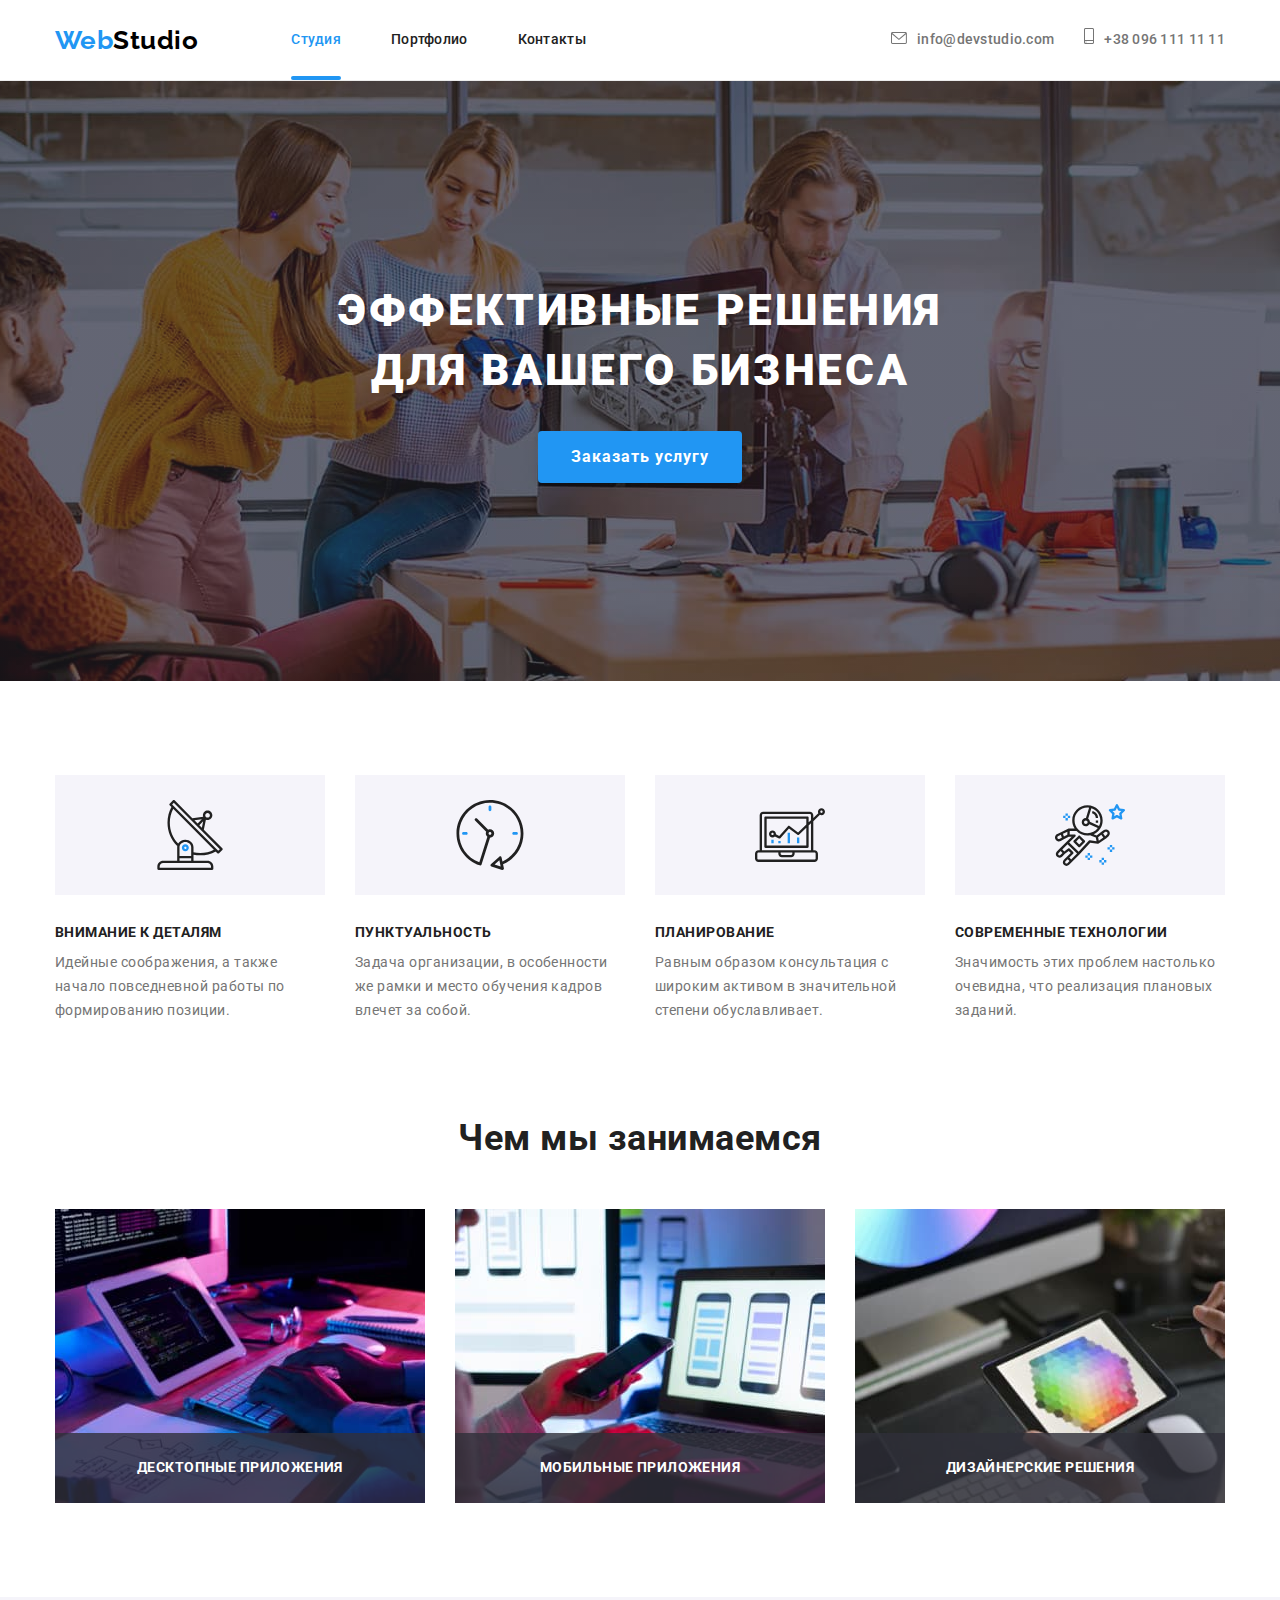
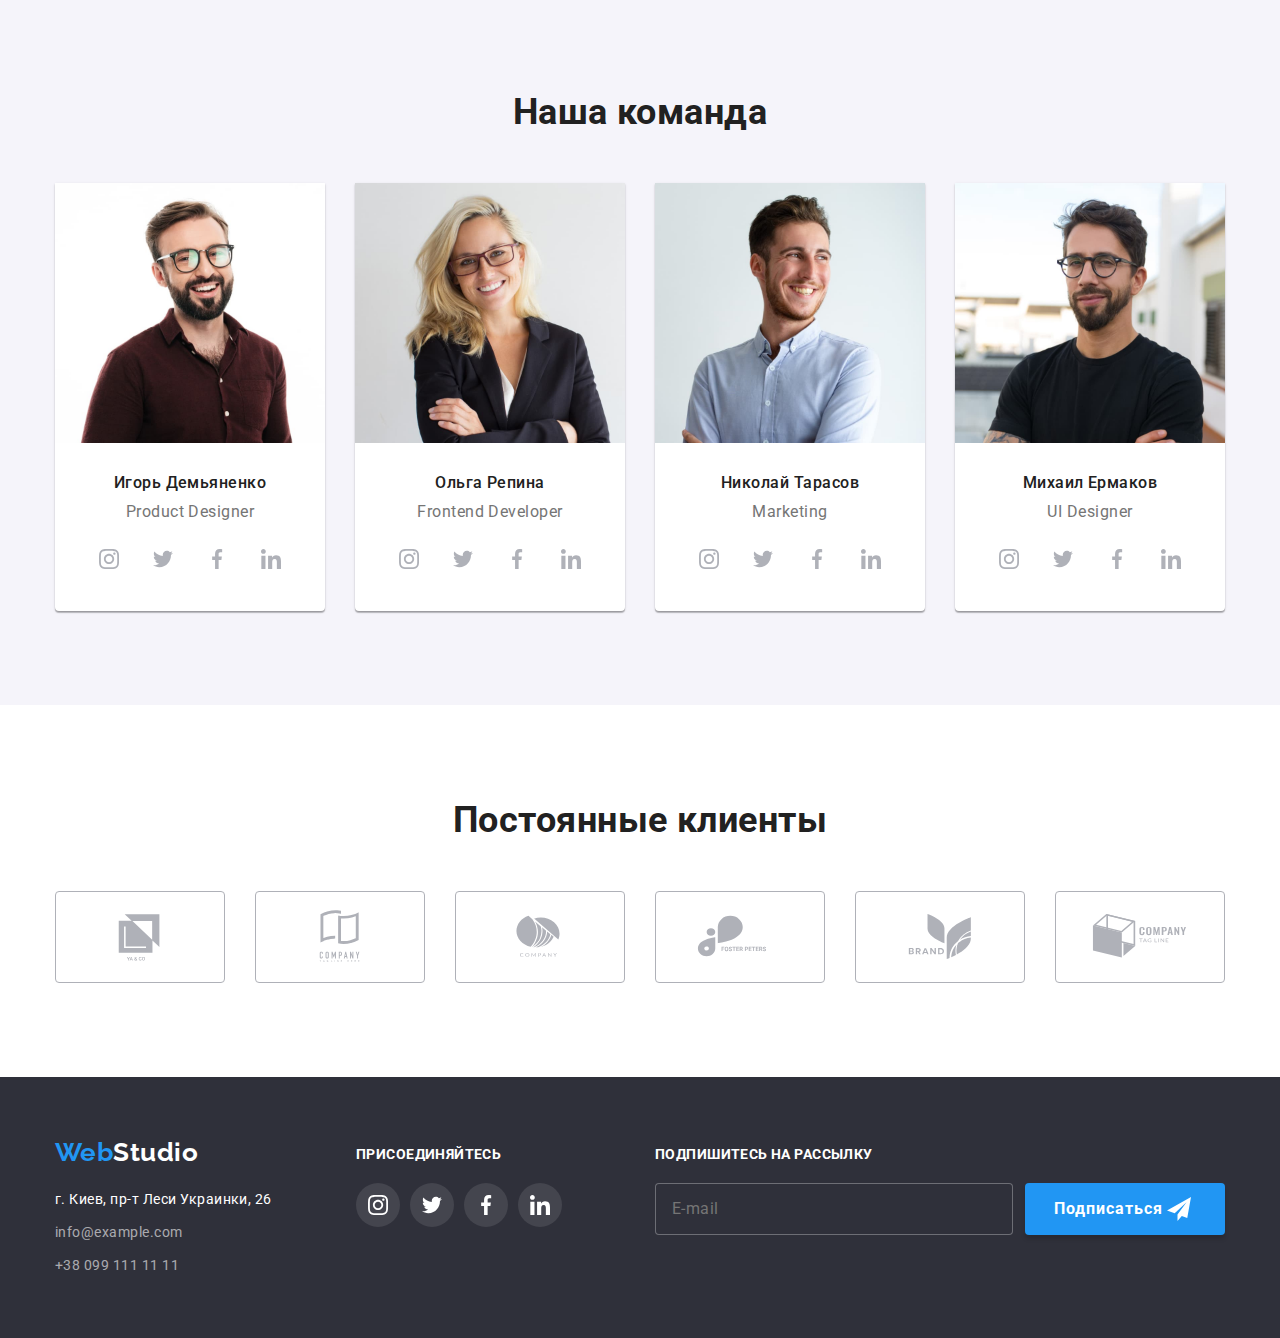
<file: index.html>
<!DOCTYPE html>
<html lang="ru">
<head>
    <meta charset="UTF-8">
    <meta http-equiv="X-UA-Compatible" content="IE=edge">
    <meta name="viewport" content="width=device-width, initial-scale=1.0">
    <title>Document</title>
    <link rel="preconnect" href="https://fonts.googleapis.com">
    <link rel="preconnect" href="https://fonts.gstatic.com" crossorigin>
    <link href="https://fonts.googleapis.com/css2?family=Raleway:wght@700&family=Roboto:wght@400;500;700;900&display=swap"
        rel="stylesheet">
    <link rel="stylesheet" href="https://cdnjs.cloudflare.com/ajax/libs/modern-normalize/1.1.0/modern-normalize.min.css
        ">
    <link rel="stylesheet" href="https://cdnjs.cloudflare.com/ajax/libs/animate.css/4.1.1/animate.min.css" />
    <link rel="stylesheet" href="./css/main.min.css">
    
</head>
<body>
    <!---Шапка сайта-->
    <header class="page-header">
        <div class="container header-nav">
        <!-- <nav class="main-nav"> -->
            <a href="./index.html" class="logo page-header__logo"> <span class="logo__accent">Web</span>Studio </a>
            
            <div class="menu-container" id="menu-container" data-menu>
                <div class="menu-wrapper">
            <div class="menu-wrapper-top">
            <nav class="main-nav">
                <ul class="main-nav__list">
                    <li class="main-nav__item"> <a class="main-nav__link main-nav__link--current" href="">Студия</a> </li>
                    <li class="main-nav__item"> <a class="main-nav__link" href="./portfolio.html">Портфолио</a> </li>
                    <li class="main-nav__item"> <a class="main-nav__link" href="">Контакты</a> </li>
            </ul>
            
        </nav>
        </div>
        <div class="menu-wrapper-bottom">
        <ul class="contact-nav__list">
            <li class="contact-nav__item"> <a class="contact-nav__link" href="mailto:info@devstudio.com">
                <svg class="contact-nav__icon" width="16" height="12">
                    <use href="./images/icons.svg#icon-envelope"></use>
                </svg>info@devstudio.com</a> </li>
            <li class="contact-nav__item"> <a class="contact-nav__link contact-nav__link--tel" href="tel:+380961111111">
                <svg class="contact-nav__icon" width="10" height="16">
                    <use href="./images/icons.svg#icon-vector"></use>
                </svg>+38 096 111 11 11</a> </li>
        </ul>
        <ul class="social-nav__list">
            <li class="social-nav__item">
                <a class="social-nav__link" href="" target="blanc" rel="noopener noreferrer">Instagram</a></li>
            <li class="social-nav__item">
                <a class="social-nav__link" href="" target="blanc" rel="noopener noreferrer">Twitter</a></li>
            <li class="social-nav__item">
                <a class="social-nav__link" href="" target="blanc" rel="noopener noreferrer">Facebook</a></li>
            <li class="social-nav__item">
                <a class="social-nav__link" href="" target="blanc" rel="noopener noreferrer">LinkedIn</a></li>
        </ul>
        </div>
        </div>
        </div>
        <button type="button" class="menu-button" data-menu-button>
            <svg class="menu-button__icon" width="40" height="40" aria-label="Переключатель мобильного меню" aria-expanded="false" aria-controls="menu-container" role="button">
                <use class="icon-cross" href="./images/icons.svg#icon-closex"></use>
                <use class="icon-menuburger" href="./images/icons.svg#icon-menuburger"></use>
            </svg>
        </button>
        
        </div>
    </header> 
    <main>
    <!--Герой-->
    <section class="hero">
        <h1 class="hero-title animate__animated animate__swing"> Эффективные решения для вашего бизнеса </h1>
        <button data-modal-open class="button-primary" type="button" aria-label="Заказать услугу">Заказать услугу</button>
    </section>
    <!--Особенности-->
    <section class="section">
        <div class="container">
            <h2 class="features-title title visually-hidden">Особенности</h2>
            <ul class="features-list">
                <li class="features-list__item">
                    <div class="features-list__wrapper">
                        <svg class="features-list__icon icon" width="70" height="70">
                            <use href="./images/icons.svg#icon-antenna"></use>
                        </svg>
                    </div>
                    <h3 class="features-list__title">Внимание к деталям</h3>
                    <p class="features-list__text"> Идейные соображения, а также начало повседневной работы по формированию позиции.</p>
                </li>
                <li class="features-list__item">
                    <div class="features-list__wrapper">
                        <svg class="features-list__icon icon" width="70" height="70">
                            <use href="./images/icons.svg#icon-clock"></use>
                        </svg>
                    </div>
                    <h3 class="features-list__title">Пунктуальность</h3>
                    <p class="features-list__text">Задача организации, в особенности же рамки и место обучения кадров влечет за собой.</p>
                </li>
                <li class="features-list__item"> 
                    <div class="features-list__wrapper">
                        <svg class="features-list__icon icon" width="70" height="70">
                            <use href="./images/icons.svg#icon-diagram"></use>
                        </svg>
                    </div>
                    <h3 class="features-list__title">Планирование</h3>
                    <p class="features-list__text">Равным образом консультация с широким активом в значительной степени обуславливает.</p>
                </li>
                <li class="features-list__item">
                    <div class="features-list__wrapper">
                        <svg class="features-list__icon icon" width="70" height="70">
                            <use href="./images/icons.svg#icon-astronaut"></use>
                        </svg>
                    </div>
                    <h3 class="features-list__title">Современные технологии</h3>
                    <p class="features-list__text">Значимость этих проблем настолько очевидна, что реализация плановых заданий.</p>
                </li>
            </ul>
        </div>
    </section>
    <!---Чем занимаемся-->
    <section class="section no-padding">
        <div class="container">
            <h2 class="work-title title">Чем мы занимаемся</h2>
            <ul class="work-list">
                <li class="work-list__item"> 
                    <img src="./images/img1.jpg" alt="айпад" width="370" height="294">
                    <p class="work-list__text">Десктопные приложения</p>
                </li>
                <li class="work-list__item"> 
                    <img src="./images/img2.jpg" alt="смартфон" width="370" height="294">
                    <p class="work-list__text">Мобильные приложения</p>
                </li>
                <li class="work-list__item"> 
                    <img src="./images/img3.jpg" alt="планшет" width="370" height="294">
                    <p class="work-list__text">Дизайнерские решения</p>
                </li>
            </ul>
        </div>
    </section>
    <!--Команда-->
    <section class="section-team section">
        <div class="container">
            <h2 class="team-title title">Наша команда</h2>
            <ul class="team-list">
                <li class="team-list__item">
                    <img srcset="
                    ./images/photo1-mobile@1x.jpg 450w, 
                    ./images/photo1-mobile@2x.jpg 900w,
                    ./images/photo1-tablet@1x.jpg 354w,
                    ./images/photo1-tablet@2x.jpg 708w, 
                    ./images/photo1-desktop@1x.jpg 270w,
                    ./images/photo1-desktop@2x.jpg 540w" 
                    src="./images/photo1-mobile@1x.jpg" alt="фото игоря демьяненко" sizes="(min-width: 1200px) 270px, (min-width: 768px) 354px, 100vw ">
                    <div class="team-list__content">
                        <h3 class="team-list__title">Игорь Демьяненко</h3>
                        <p class="team-list__text"> <span lang="en">Product Designer</span></p>
                    </div>
                    <div>
                        <ul class="social-links">
                            <li class="social-links__item">
                                <a href="" class="social-links__link">
                                <svg class="social-links__icon icon" width="20" height="20">
                                    <use href="./images/icons.svg#icon-instagram"></use>
                                </svg>
                            </a></li>
                            <li class="social-links__item">
                                <a href="" class="social-links__link">
                                <svg class="social-links__icon icon" width="20" height="20">
                                    <use href="./images/icons.svg#icon-twitter"></use>
                                </svg>
                            </a></li>
                            <li class="social-links__item">
                                <a href="" class="social-links__link">
                                <svg class="social-links__icon icon" width="20" height="20">
                                <use href="./images/icons.svg#icon-facebook"></use>
                                </svg>
                            </a></li>
                            <li class="social-links__item">
                                <a href="" class="social-links__link">
                                <svg class="social-links__icon icon" width="20" height="20">
                                    <use href="./images/icons.svg#icon-linkedin"></use>
                                </svg>
                            </a></li>
                        
                        </ul>
                    </div>
                    
                </li>
                <li class="team-list__item">
                    <img srcset="
                    ./images/photo2-mobile@1x.jpg 450w, 
                    ./images/photo2-mobile@2x.jpg 900w,
                    ./images/photo2-tablet@1x.jpg 354w,
                    ./images/photo2-tablet@2x.jpg 708w, 
                    ./images/photo2-desktop@1x.jpg 270w,
                    ./images/photo2-desktop@2x.jpg 540w"
                    src="./images/photo2-mobile@1x.jpg" alt="фото ольги репиной" sizes="(min-width: 1200px) 270px, (min-width: 768px) 354px, 100vw ">
                    <div class="team-list__content">
                        <h3 class="team-list__title">Ольга Репина</h3>
                        <p class="team-list__text"> <span lang="en">Frontend Developer</span></p>
                    </div>
                    <div>
                        <ul class="social-links">
                            <li class="social-links__item">
                                    <a href="" class="social-links__link">
                                    <svg class="social-links__icon icon" width="20" height="20">
                                        <use href="./images/icons.svg#icon-instagram"></use>
                                    </svg>
                                    </a></li>
                            <li class="social-links__item">
                                    <a href="" class="social-links__link">
                                    <svg class="social-links__icon icon" width="20" height="20">
                                        <use href="./images/icons.svg#icon-twitter"></use>
                                    </svg>
                                    </a></li>
                            <li class="social-links__item">
                                    <a href="" class="social-links__link">
                                    <svg class="social-links__icon icon" width="20" height="20">
                                        <use href="./images/icons.svg#icon-facebook"></use>
                                    </svg>
                                    </a></li>
                            <li class="social-links__item">
                                    <a href="" class="social-links__link">
                                    <svg class="social-links__icon icon" width="20" height="20">
                                        <use href="./images/icons.svg#icon-linkedin"></use>
                                    </svg>
                                </a></li>
                    
                        </ul>
                    </div>
                </li>
                <li class="team-list__item">
                    <img srcset="
                    ./images/photo3-mobile@1x.jpg 450w, 
                    ./images/photo3-mobile@2x.jpg 900w,
                    ./images/photo3-tablet@1x.jpg 354w,
                    ./images/photo3-tablet@2x.jpg 708w, 
                    ./images/photo3-desktop@1x.jpg 270w,
                    ./images/photo3-desktop@2x.jpg 540w"
                    src="./images/photo3-mobile@1x.jpg" alt="фото николая тарасова" sizes="(min-width: 1200px) 270px, (min-width: 768px) 354px, 100vw">
                    <div class="team-list__content">
                        <h3 class="team-list__title">Николай Тарасов</h3>
                        <p class="team-list__text"> <span lang="en">Marketing</span></p>
                    </div>
                    <div>
                        <ul class="social-links">
                            <li class="social-links__item">
                                    <a href="" class="social-links__link">
                                    <svg class="social-links__icon icon" width="20" height="20">
                                        <use href="./images/icons.svg#icon-instagram"></use>
                                    </svg>
                                </a></li>
                            <li class="social-links__item">
                                    <a href="" class="social-links__link">
                                    <svg class="social-links__icon icon" width="20" height="20">
                                        <use href="./images/icons.svg#icon-twitter"></use>
                                    </svg>
                                </a></li>
                            <li class="social-links__item">
                                    <a href="" class="social-links__link">
                                    <svg class="social-links__icon icon" width="20" height="20">
                                        <use href="./images/icons.svg#icon-facebook"></use>
                                    </svg>
                                </a></li>
                            <li class="social-links__item">
                                    <a href="" class="social-links__link">
                                    <svg class="social-links__icon icon" width="20" height="20">
                                        <use href="./images/icons.svg#icon-linkedin"></use>
                                    </svg>
                                </a></li>
                    
                        </ul>
                    </div>
                </li>
                <li class="team-list__item">
                    <img srcset="
                    ./images/photo4-mobile@1x.jpg 450w, 
                    ./images/photo4-mobile@2x.jpg 900w,
                    ./images/photo4-tablet@1x.jpg 354w,
                    ./images/photo4-tablet@2x.jpg 708w, 
                    ./images/photo4-desktop@1x.jpg 270w,
                    ./images/photo4-desktop@2x.jpg 540w"
                    src="./images/photo4-mobile@1x.jpg" alt="фото михаила ермакова" sizes="(min-width: 1200px) 270px, (min-width: 768px) 354px, 100vw">
                    <div class="team-list__content">
                        <h3 class="team-list__title">Михаил Ермаков</h3>
                        <p class="team-list__text"> <span lang="en">UI Designer</span></p>
                    </div>
                    <div>
                        <ul class="social-links">
                            <li class="social-links__item">
                                    <a href="" class="social-links__link">
                                    <svg class="social-links__icon icon" width="20" height="20">
                                        <use href="./images/icons.svg#icon-instagram"></use>
                                    </svg>
                                </a></li>
                            <li class="social-links__item">
                                    <a href="" class="social-links__link">
                                    <svg class="social-links__icon icon" width="20" height="20">
                                        <use href="./images/icons.svg#icon-twitter"></use>
                                    </svg>
                                </a></li>
                            <li class="social-links__item">
                                    <a href="" class="social-links__link">
                                    <svg class="social-links__icon icon" width="20" height="20">
                                        <use href="./images/icons.svg#icon-facebook"></use>
                                    </svg>
                                </a></li>
                            <li class="social-links__item">
                                    <a href="" class="social-links__link">
                                    <svg class="social-links__icon icon" width="20" height="20">
                                        <use href="./images/icons.svg#icon-linkedin"></use>
                                    </svg>
                                </a></li>
                    
                        </ul>
                    </div>
                </li>
            </ul>
        </div>
    </section>
    <section class="section">
        <div class="container">
            <h2 class="clients-title title">Постоянные клиенты</h2>
            <ul class="clients-list">
                <li class="clients-list__item"> 
                    <a href="" class="clients-list__link">
                        <svg class="clients-list__icon icon" width="106" height="60">
                            <use href="./images/icons.svg#icon-client1"></use>
                        </svg>
                    </a>
                </li>
                <li class="clients-list__item">
                    <a href="" class="clients-list__link">
                        <svg class="clients-list__icon icon" width="106" height="60">
                            <use href="./images/icons.svg#icon-client2"></use>
                        </svg>
                    </a> </li>
                <li class="clients-list__item"> 
                    <a href="" class="clients-list__link">
                        <svg class="icon" width="106" height="60">
                            <use href="./images/icons.svg#icon-client3"></use>
                        </svg>
                    </a>
                </li>
                <li class="clients-list__item">
                    <a href="" class="clients-list__link">
                        <svg class="clients-list__icon icon" width="106" height="60">
                            <use href="./images/icons.svg#icon-client4"></use>
                        </svg>
                    </a> </li>
                <li class="clients-list__item"> 
                    <a href="" class="clients-list__link">
                        <svg class="clients-list__icon icon" width="106" height="60">
                            <use href="./images/icons.svg#icon-client5"></use>
                        </svg>
                    </a>
                </li>
                <li class="clients-list__item">
                    <a href="" class="clients-list__link">
                        <svg class="clients-list__icon icon" width="106" height="60">
                            <use href="./images/icons.svg#icon-client6"></use>
                        </svg>
                    </a> </li>
            </ul>
        </div>
    </section>
    </main>
    <!--Футер-->
    <footer class="page-footer">
        <div class="container">
            <div class="footer-inner">
                <div class="address-box">
                    <a href="./index.html" class="logo page-footer__logo"> <span class="logo__accent">Web</span>Studio </a>
                    <address class="address-box">
                    <p class="address-box__text">г. Киев, пр-т Леси Украинки, 26</p>
                    <a class="address-box__link" href="mailto:info@example.com"> info@example.com </a>
                    <a class="address-box__link" href="tel:+380991111111">+38 099 111 11 11</a>
                    </address>
                </div>
                <div class="social-links__box">
                    <h2 class="social-links__title">присоединяйтесь</h2>
                    <ul class="social-links-footer">
                    <li class="social-links-footer__item">
                            <a href="" class="social-links-footer__link">
                            <svg class="social-links-footer__icon icon" width="20" height="20">
                                <use href="./images/icons.svg#icon-instagram"></use>
                            </svg>
                        </a></li>
                    <li class="social-links-footer__item">
                            <a href="" class="social-links-footer__link">
                            <svg class="social-links-footer__icon icon" width="20" height="20">
                                <use href="./images/icons.svg#icon-twitter"></use>
                            </svg>
                        </a></li>
                    <li class="social-links-footer__item">
                            <a href="" class="social-links-footer__link">
                            <svg class="social-links-footer__icon icon" width="20" height="20">
                                <use href="./images/icons.svg#icon-facebook"></use>
                            </svg>
                        </a></li>
                    <li class="social-links-footer__item">
                            <a href="" class="social-links-footer__link">
                            <svg class="social-links-footer__icon icon" width="20" height="20">
                                <use href="./images/icons.svg#icon-linkedin"></use>
                            </svg>
                        </a></li>
                
                </ul>
                </div>
                <div class="form-box">
                    <h2 class="form-box-title">Подпишитесь на рассылку</h2>
                    <form name="signup-form">
                        <div class="form-field">
                        <input class="signup-form__input" type="email" name="mail" id="mail" placeholder="E-mail">
                        <button class="signup-form__btn" type="submit" aria-label="Подписаться на рассылку">Подписаться
                        <svg class="signup-form__icon" width="24" height="24">
                            <use href="./images/icons.svg#icon-icon-send"></use>
                        </svg></button>
                        </div>
                    </form>
                </div>
            </div>
        
        </div>
    </footer>
    <div data-modal class="backdrop is-hidden">
        <div class="modal">
            <button data-modal-close class="modal-btn" type="button" aria-label="Закрыть модальное окно">
                <svg class="modal__icon" width="18" height="18">
                    <use href="./images/icons.svg#icon-close-modal"></use>
                </svg>
            </button>
            <p class="modal__title">Оставьте свои данные, мы вам перезвоним</p>
            <form class="modal-form">
            
                <div class="modal-form__field">
                    <label class="modal-form__label" for="name">Имя</label>
                        <div class="input-wrapper">
                            <input class="modal-form__input" type="text" name="user-name" id="name">
                            <svg class="modal-form__icon" width="18" height="18">
                            <use href="./images/icons.svg#icon-person-black"></use>
                            </svg>
                        </div>
                </div>
                <div class="modal-form__field">
                    <label class="modal-form__label" for="tel">Телефон</label>
                        <div class="input-wrapper">
                            <input class="modal-form__input" type="tel" name="user-tel" id="tel">
                            <svg class="modal-form__icon" width="18" height="18">
                            <use href="./images/icons.svg#icon-phone-black"></use>
                            </svg>
                        </div>
                </div>
                <div class="modal-form__field">
                    <label class="modal-form__label" for="email">Почта</label>
                        <div class="input-wrapper">
                            <input class="modal-form__input" type="email" name="user-mail" id="email">
                            <svg class="modal-form__icon" width="18" height="18">
                            <use href="./images/icons.svg#icon-email-black"></use>
                            </svg>
                        </div>
                </div>
                <div class="modal-form__comments">
                    <label class="modal-form__label">Комментарий</label>
                        <textarea class="modal-form__text" name="comment" placeholder="Введите текст"></textarea>
                </div>
                <div class="modal-form__checkbox">
                    <label class="checkbox">
                        <input class="checkbox__input" type="checkbox" name="checkbox">
                        <svg class="checkbox__icon" width="16" height="15">
                        <use href="./images/icons.svg#icon-check"></use>
                        </svg>
                        <span>Соглашаюсь с рассылкой и принимаю
                        <a href="" class="checkbox__link">Условия договора</a></span>
                    </label>
            </div>
            <button class="modal-form__btn" type="submit" aria-label="Отправить форму">Отправить</button>
            </form>
        </div>
    </div>
    <script src="./js/modal.js"></script>
    <script src="./js/menu.js"></script>
</body>
</html>
</file>
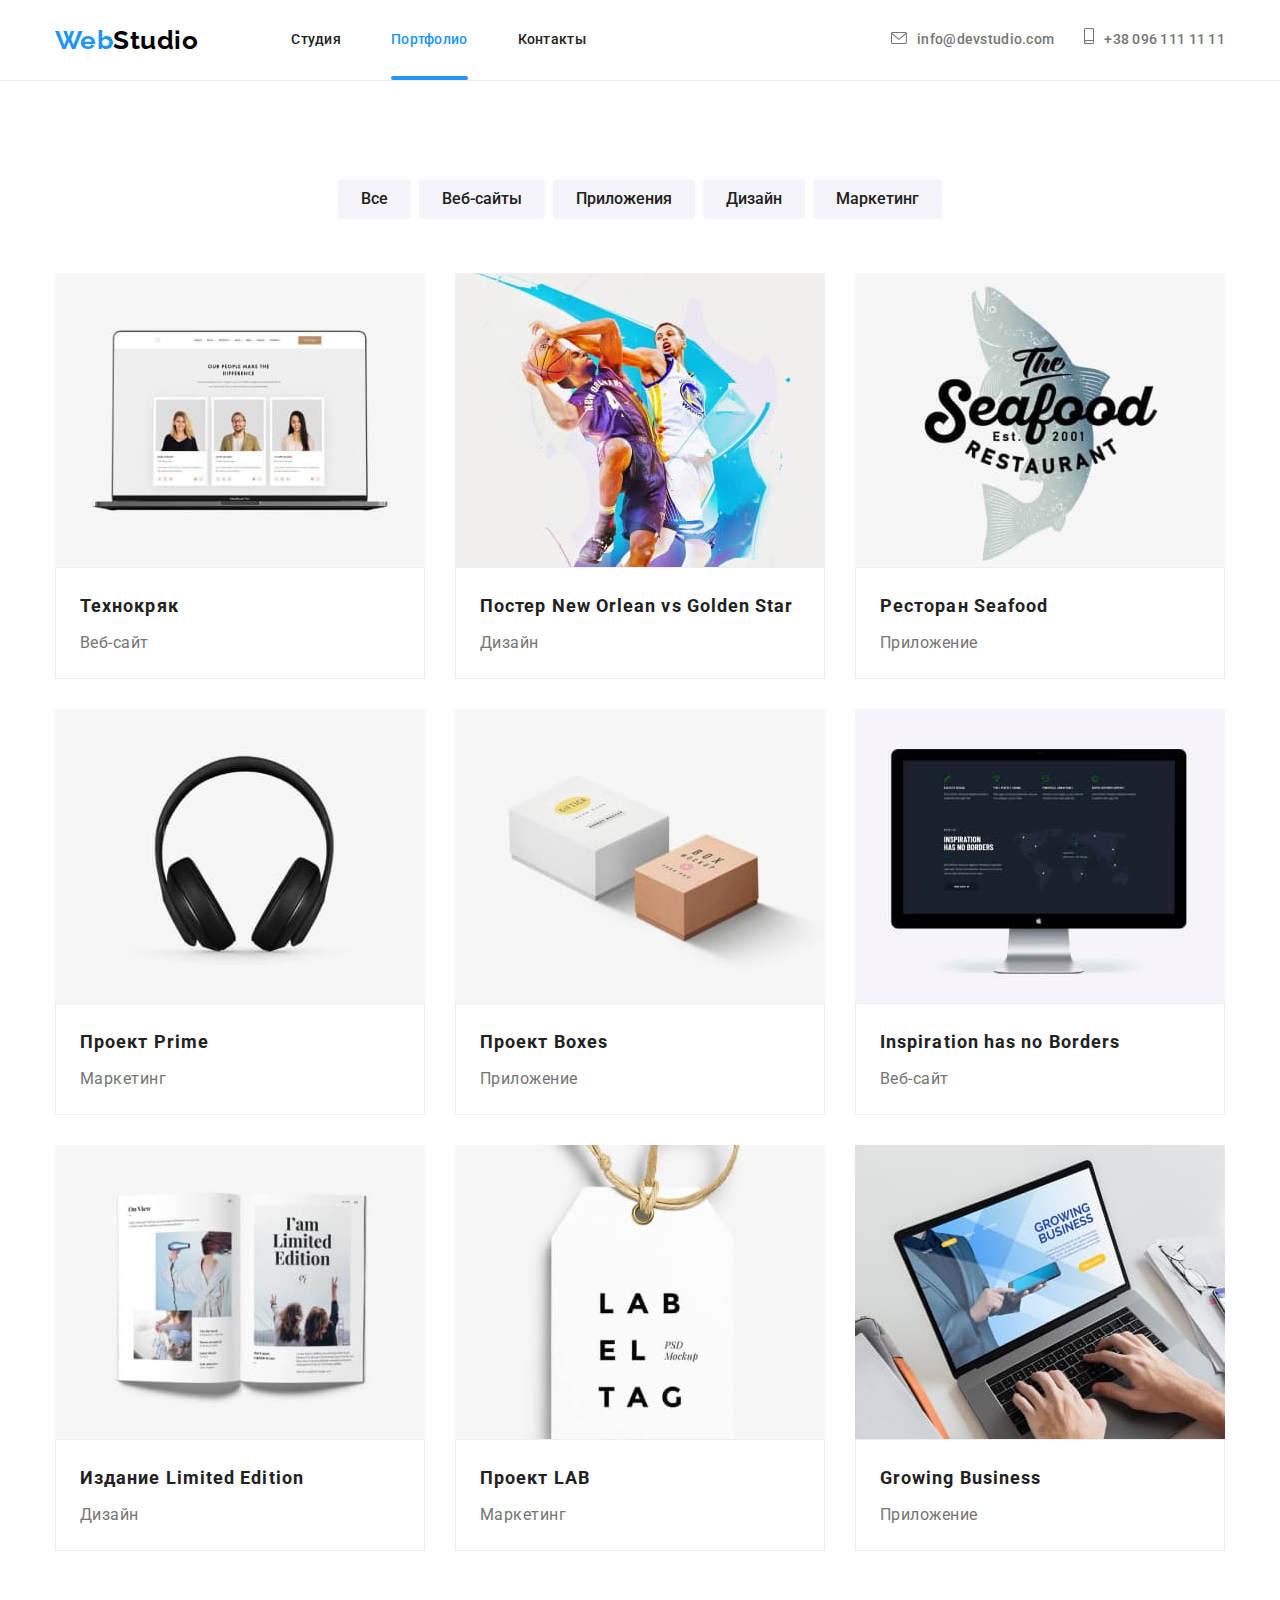
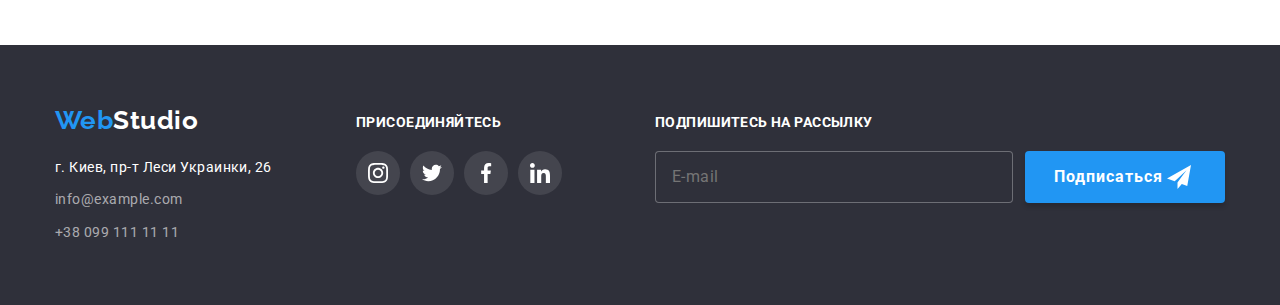
<file: portfolio.html>
<!DOCTYPE html>
<html lang="en">
<head>
    <meta charset="UTF-8">
    <meta http-equiv="X-UA-Compatible" content="IE=edge">
    <meta name="viewport" content="width=device-width, initial-scale=1.0">
    <title>Document</title>
    <link rel="preconnect" href="https://fonts.googleapis.com">
    <link rel="preconnect" href="https://fonts.gstatic.com" crossorigin>
    <link href="https://fonts.googleapis.com/css2?family=Raleway:wght@700&family=Roboto:wght@400;500;700;900&display=swap"
        rel="stylesheet">
    <link rel="stylesheet" href="https://cdnjs.cloudflare.com/ajax/libs/modern-normalize/1.1.0/modern-normalize.min.css
        ">
    <link rel="stylesheet" href="./css/portfolio.min.css">
    
</head>
<body>
    
    <!--Портфолио  -->
    <header class="page-header">
        <div class="container header-nav">
            <!-- <nav class="main-nav"> -->
            <a href="./index.html" class="logo page-header__logo"> <span class="logo__accent">Web</span>Studio </a>
    
            <div class="menu-container" id="menu-container" data-menu>
                <div class="menu-wrapper">
                    <div class="menu-wrapper-top">
                        <nav class="main-nav">
                            <ul class="main-nav__list">
                                <li class="main-nav__item"> <a class="main-nav__link" href="./index.html">Студия</a> </li>
                                <li class="main-nav__item"> <a class="main-nav__link main-nav__link--current" href="">Портфолио</a>
                                </li>
                                <li class="main-nav__item"> <a class="main-nav__link" href="">Контакты</a> </li>
                            </ul>
                    
                    </nav>
                    </div>
                    <div class="menu-wrapper-bottom">
                        <ul class="contact-nav__list">
                            <li class="contact-nav__item"> <a class="contact-nav__link" href="mailto:info@devstudio.com">
                                    <svg class="contact-nav__icon" width="16" height="12">
                                        <use href="./images/icons.svg#icon-envelope"></use>
                                    </svg>info@devstudio.com</a> </li>
                            <li class="contact-nav__item"> <a class="contact-nav__link contact-nav__link--tel"
                                    href="tel:+380961111111">
                                    <svg class="contact-nav__icon" width="10" height="16">
                                        <use href="./images/icons.svg#icon-vector"></use>
                                    </svg>+38 096 111 11 11</a> </li>
                        </ul>
                        <ul class="social-nav__list">
                            <li class="social-nav__item">
                                <a class="social-nav__link" href="" target="blanc" rel="noopener noreferrer">Instagram</a>
                            </li>
                            <li class="social-nav__item">
                                <a class="social-nav__link" href="" target="blanc" rel="noopener noreferrer">Twitter</a>
                            </li>
                            <li class="social-nav__item">
                                <a class="social-nav__link" href="" target="blanc" rel="noopener noreferrer">Facebook</a>
                            </li>
                            <li class="social-nav__item">
                                <a class="social-nav__link" href="" target="blanc" rel="noopener noreferrer">LinkedIn</a>
                            </li>
                        </ul>
                    </div>
                </div>
            </div>
            <button type="button" class="menu-button" data-menu-button>
                <svg class="" width="40" height="40" aria-label="Переключатель мобильного меню" aria-expanded="false"
                    aria-controls="menu-container" role="button">
                    <use class="icon-cross" href="./images/icons.svg#icon-closex"></use>
                    <use class="icon-menuburger" href="./images/icons.svg#icon-menuburger"></use>
                </svg>
            </button>
    
        </div>
    </header>
    <main>

        
        <!-- Примеры работ -->
    <section class="section">
        <div class="container">
            <h1 class="section-title visually-hidden">Портфолио</h1>
            <ul class="projects-lists">
                <li class="projects-lists__item"><button class="projects-lists__button projects-lists__button--current" type="button" aria-label="Все">Все</button></li>
                <li class="projects-lists__item"><button class="projects-lists__button" type="button" aria-label="Веб-сайты">Веб-сайты</button></li>
                <li class="projects-lists__item"><button class="projects-lists__button" type="button" aria-label="Приложения">Приложения</button></li>
                <li class="projects-lists__item"><button class="projects-lists__button" type="button" aria-label="Дизайн">Дизайн</button></li>
                <li class="projects-lists__item"><button class="projects-lists__button" type="button" aria-label="Маркетинг">Маркетинг</button></li>
            </ul>
            <ul class="projects-cards">
                <li class="projects-cards__item">
                    <a href="" class="projects-cards__link">
                    <div class="projects-cards__thumb">
                        <img srcset="
                    ./images/prtf1-mobile@1x.jpg 450w, 
                    ./images/prtf1-mobile@2x.jpg 900w,
                    ./images/prtf1-tablet@1x.jpg 354w,
                    ./images/prtf1-tablet@2x.jpg 708w, 
                    ./images/prtf1-desktop@1x.jpg 370w,
                    ./images/prtf1-desktop@2x.jpg 740w"
                        src="./images/prtf1-mobile@1x.jpg" alt="ноутбук" sizes="(min-width: 1200px) 370px, (min-width: 768px) 354px, 100vw">
                        <p class="projects-cards__overlay">Технокряк это современная площадка распространения коронавируса. Компании используют эту платформу
                                для цифрового шпионажа и атак на защищённые сервера конкурентов.</p>
                    </div>
                    <div class="projects-cards__content">
                        <h2 class="projects-cards__title">Технокряк</h2>
                        <p class="projects-cards__text">Веб-сайт</p>
                    </div>
                    </a>
                </li>
                <li class="projects-cards__item">
                    <a href="" class="projects-cards__link">
                    <div class="projects-cards__thumb">    
                        <img srcset="
                    ./images/prtf2-mobile@1x.jpg 450w, 
                    ./images/prtf2-mobile@2x.jpg 900w,
                    ./images/prtf2-tablet@1x.jpg 354w,
                    ./images/prtf2-tablet@2x.jpg 708w, 
                    ./images/prtf2-desktop@1x.jpg 370w,
                    ./images/prtf2-desktop@2x.jpg 740w"
                        src="./images/prtf2-mobile@1x.jpg" alt="двое баскетболистов" sizes="(min-width: 1200px) 370px, (min-width: 768px) 354px, 100vw">
                        <p class="projects-cards__overlay">Технокряк это современная площадка распространения коронавируса. Компании используют эту платформу
                        для цифрового
                        шпионажа и атак на защищённые сервера конкурентов.</p>
                    </div>
                    <div class="projects-cards__content">
                        <h2 class="projects-cards__title">Постер <span lang="en">New Orlean vs Golden Star</span></h2>
                        <p class="projects-cards__text">Дизайн</p>
                    </div>
                    </a>
                </li>
                <li class="projects-cards__item">
                    <a href="" class="projects-cards__link">
                    <div class="projects-cards__thumb">
                        <img srcset="
                    ./images/prtf3-mobile@1x.jpg 450w, 
                    ./images/prtf3-mobile@2x.jpg 900w,
                    ./images/prtf3-tablet@1x.jpg 354w,
                    ./images/prtf3-tablet@2x.jpg 708w, 
                    ./images/prtf3-desktop@1x.jpg 370w,
                    ./images/prtf3-desktop@2x.jpg 740w" 
                        src="./images/prtf3-mobile@1x.jpg" alt="рыба" sizes="(min-width: 1200px) 370px, (min-width: 768px) 354px, 100vw">
                        <p class="projects-cards__overlay">Технокряк это современная площадка распространения коронавируса. Компании используют эту платформу
                        для цифрового
                        шпионажа и атак на защищённые сервера конкурентов.</p>
                    </div>
                    <div class="projects-cards__content">
                        <h2 class="projects-cards__title">Ресторан <span lang="en">Seafood</span> </h2>
                        <p class="projects-cards__text">Приложение</p>
                    </div>
                    </a>
                </li>
                <li class="projects-cards__item">
                    <a href="" class="projects-cards__link">
                    <div class="projects-cards__thumb">
                        <img srcset="
                    ./images/prtf4-mobile@1x.jpg 450w, 
                    ./images/prtf4-mobile@2x.jpg 900w,
                    ./images/prtf4-tablet@1x.jpg 354w,
                    ./images/prtf4-tablet@2x.jpg 708w, 
                    ./images/prtf4-desktop@1x.jpg 370w,
                    ./images/prtf4-desktop@2x.jpg 740w"
                        src="./images/prtf4-mobile@1x.jpg" alt="наушники" sizes="(min-width: 1200px) 370px, (min-width: 768px) 354px, 100vw">
                        <p class="projects-cards__overlay">Технокряк это современная площадка распространения коронавируса. Компании используют эту платформу
                        для цифрового
                        шпионажа и атак на защищённые сервера конкурентов.</p>
                    </div>
                    <div class="projects-cards__content">
                        <h2 class="projects-cards__title">Проект <span lang="en">Prime</span></h2>
                        <p class="projects-cards__text">Маркетинг</p>
                    </div>
                    </a>
                </li>
                <li class="projects-cards__item">
                    <a href="" class="projects-cards__link">
                    <div class="projects-cards__thumb">
                        <img srcset="
                    ./images/prtf5-mobile@1x.jpg 450w, 
                    ./images/prtf5-mobile@2x.jpg 900w,
                    ./images/prtf5-tablet@1x.jpg 354w,
                    ./images/prtf5-tablet@2x.jpg 708w, 
                    ./images/prtf5-desktop@1x.jpg 370w,
                    ./images/prtf5-desktop@2x.jpg 740w"
                        src="./images/prtf5-mobile@1x.jpg" alt="коробочки" sizes="(min-width: 1200px) 370px, (min-width: 768px) 354px, 100vw">
                        <p class="projects-cards__overlay">Технокряк это современная площадка распространения коронавируса. Компании используют эту платформу
                            для цифрового
                            шпионажа и атак на защищённые сервера конкурентов.</p>
                    </div>
                    <div class="projects-cards__content">
                        <h2 class="projects-cards__title">Проект <span lang="en">Boxes</span></h2>
                        <p class="projects-cards__text">Приложение</p>
                    </div>
                    </a>
                </li>
                <li class="projects-cards__item">
                    <a href="" class="projects-cards__link">
                    <div class="projects-cards__thumb">
                        <img srcset="
                    ./images/prtf6-mobile@1x.jpg 450w, 
                    ./images/prtf6-mobile@2x.jpg 900w,
                    ./images/prtf6-tablet@1x.jpg 354w,
                    ./images/prtf6-tablet@2x.jpg 708w, 
                    ./images/prtf6-desktop@1x.jpg 370w,
                    ./images/prtf6-desktop@2x.jpg 740w"
                        src="./images/prtf6-mobile@1x.jpg" alt="монитор" sizes="(min-width: 1200px) 370px, (min-width: 768px) 354px, 100vw">
                        <p class="projects-cards__overlay">Технокряк это современная площадка распространения коронавируса. Компании используют эту платформу
                        для цифрового
                        шпионажа и атак на защищённые сервера конкурентов.</p>
                    </div>
                    <div class="projects-cards__content">
                        <h2 class="projects-cards__title"> <span lang="en">Inspiration has no Borders</span></h2>
                        <p class="projects-cards__text">Веб-сайт</p>
                    </div>
                    </a>
                </li>
                <li class="projects-cards__item">
                    <a href="" class="projects-cards__link">
                    <div class="projects-cards__thumb">
                        <img srcset="
                    ./images/prtf7-mobile@1x.jpg 450w, 
                    ./images/prtf7-mobile@2x.jpg 900w,
                    ./images/prtf7-tablet@1x.jpg 354w,
                    ./images/prtf7-tablet@2x.jpg 708w, 
                    ./images/prtf7-desktop@1x.jpg 370w,
                    ./images/prtf7-desktop@2x.jpg 740w"
                        src="./images/prtf7-mobile@1x.jpg" alt="книга" sizes="(min-width: 1200px) 370px, (min-width: 768px) 354px, 100vw">
                        <p class="projects-cards__overlay">Технокряк это современная площадка распространения коронавируса. Компании используют эту платформу
                        для цифрового
                        шпионажа и атак на защищённые сервера конкурентов.</p>
                    </div>
                    <div class="projects-cards__content">
                        <h2 class="projects-cards__title">Издание <span lang="en">Limited Edition</span></h2>
                        <p class="projects-cards__text">Дизайн</p>
                    </div>
                    </a>
                </li>
                <li class="projects-cards__item">
                    <a href="" class="projects-cards__link">
                    <div class="projects-cards__thumb">
                        <img srcset="
                    ./images/prtf8-mobile@1x.jpg 450w, 
                    ./images/prtf8-mobile@2x.jpg 900w,
                    ./images/prtf8-tablet@1x.jpg 354w,
                    ./images/prtf8-tablet@2x.jpg 708w, 
                    ./images/prtf8-desktop@1x.jpg 370w,
                    ./images/prtf8-desktop@2x.jpg 740w"
                        src="./images/prtf8-mobile@1x.jpg" alt="лейб" sizes="(min-width: 1200px) 370px, (min-width: 768px) 354px, 100vw">
                        <p class="projects-cards__overlay">Технокряк это современная площадка распространения коронавируса. Компании используют эту платформу
                        для цифрового
                        шпионажа и атак на защищённые сервера конкурентов.</p>
                    </div>
                    <div class="projects-cards__content">
                        <h2 class="projects-cards__title">Проект <span lang="en">LAB</span></h2>
                        <p class="projects-cards__text">Маркетинг</p>
                    </div>
                    </a>
                </li>
                <li class="projects-cards__item">
                    <a href="" class="projects-cards__link">
                    <div class="projects-cards__thumb">
                        <img srcset="
                    ./images/prtf9-mobile@1x.jpg 450w, 
                    ./images/prtf9-mobile@2x.jpg 900w,
                    ./images/prtf9-tablet@1x.jpg 354w,
                    ./images/prtf9-tablet@2x.jpg 708w, 
                    ./images/prtf9-desktop@1x.jpg 370w,
                    ./images/prtf9-desktop@2x.jpg 740w"
                        src="./images/prtf9-mobile@1x.jpg" alt="руки на клавиатуре ноута" sizes="(min-width: 1200px) 370px, (min-width: 768px) 354px, 100vw">
                        <p class="projects-cards__overlay">Технокряк это современная площадка распространения коронавируса. Компании используют эту платформу
                        для цифрового
                        шпионажа и атак на защищённые сервера конкурентов.</p>
                    </div>
                    <div class="projects-cards__content">
                        <h2 class="projects-cards__title"> <span lang="en">Growing Business</span></h2>
                        <p class="projects-cards__text">Приложение</p>
                    </div>
                    </a>
                </li>
            </ul>
        </div>
            
        </section>
    </main>
    <footer class="page-footer">
        <div class="container">
            <div class="footer-inner">
                <div class="address-box">
                    <a href="./index.html" class="logo page-footer__logo"> <span class="logo__accent">Web</span>Studio </a>
                    <address class="address-box">
                        <p class="address-box__text">г. Киев, пр-т Леси Украинки, 26</p>
                        <a class="address-box__link" href="mailto:info@example.com"> info@example.com </a>
                        <a class="address-box__link" href="tel:+380991111111">+38 099 111 11 11</a>
                    </address>
                </div>
                <div class="social-links__box">
                    <h2 class="social-links__title">присоединяйтесь</h2>
                    <ul class="social-links-footer">
                        <li class="social-links-footer__item">
                                <a href="" class="social-links-footer__link">
                                <svg class="social-links-footer__icon icon" width="20" height="20">
                                    <use href="./images/icons.svg#icon-instagram"></use>
                                </svg>
                            </a></li>
                        <li class="social-links-footer__item">
                                <a href="" class="social-links-footer__link">
                                <svg class="social-links-footer__icon icon" width="20" height="20">
                                    <use href="./images/icons.svg#icon-twitter"></use>
                                </svg>
                            </a></li>
                        <li class="social-links-footer__item">
                                <a href="" class="social-links-footer__link">
                                <svg class="social-links-footer__icon icon" width="20" height="20">
                                    <use href="./images/icons.svg#icon-facebook"></use>
                                </svg>
                            </a></li>
                        <li class="social-links-footer__item">
                                <a href="" class="social-links-footer__link">
                                <svg class="social-links-footer__icon icon" width="20" height="20">
                                    <use href="./images/icons.svg#icon-linkedin"></use>
                                </svg>
                            </a></li>
    
                    </ul>
                </div>
                <div class="form-box">
                    <h2 class="form-box-title">Подпишитесь на рассылку</h2>
                    <form name="signup-form">
                        <div class="form-field">
                            <input class="signup-form__input" type="email" name="mail" id="mail" placeholder="E-mail">
                            <button class="signup-form__btn" type="submit" aria-label="Подписаться на рассылку">Подписаться
                                <svg class="signup-form__icon" width="24" height="24">
                                    <use href="./images/icons.svg#icon-icon-send"></use>
                                </svg></button>
                        </div>
                    </form>
                </div>
            </div>
    
        </div>
    </footer>
    <script src="./js/menu.js"></script>
</body>
</html>
</file>
<file: css/main.min.css>
.main-nav__list,.contact-nav__list,.social-nav__list,.features-list,.work-list,.team-list,.social-links,.clients-list,.social-links-footer{padding:0;margin:0;list-style:none}.main-nav__link,.contact-nav__link,.social-nav__link,.social-links__link,.clients-list__link,.address-box__link,.social-links-footer__link,.checkbox__link{text-decoration:none}.contact-nav__icon,.signup-form__icon,.modal__icon,.modal-form__icon{fill:currentColor}.features-list__title{margin-top:0;color:#212121;font-weight:700}.button-primary,.signup-form__btn,.modal-form__btn{min-width:200px;text-align:center;-webkit-box-shadow:0px 4px 4px rgba(0,0,0,0.15);box-shadow:0px 4px 4px rgba(0,0,0,0.15);border-radius:4px;border:1px solid transparent;background-color:#2196f3;color:#fff;font-family:"Roboto",sans-serif;font-weight:700;font-size:16px;line-height:1.87;letter-spacing:0.06em;cursor:pointer}.visually-hidden{position:absolute;width:1px;height:1px;margin:-1px;padding:0;overflow:hidden;border:0;white-space:nowrap;-webkit-clip-path:inset(100%);clip-path:inset(100%);clip:rect(0 0 0 0)}body{background-color:#fff;color:#212121;font-family:"Roboto",sans-serif;letter-spacing:0.03em}body.modal-open{overflow:hidden}.icon{fill:currentColor}h1,h2,h3,h4,h5,h6,p,ul{margin:0}img{display:block;max-width:100%;height:auto}textarea{resize:none;outline:none}input,button{outline:none}.container{margin:0 auto;width:100%;padding-left:15px;padding-right:15px}@media screen and (min-width: 480px){.container{width:480px}}@media screen and (min-width: 768px){.container{width:768px}}@media screen and (min-width: 1200px){.container{width:1200px}}.page-header{border-bottom:1px solid #ececec;position:relative}.logo{font-family:"Raleway",sans-serif;font-size:24px;font-weight:700;line-height:1.17;text-decoration:none}@media screen and (min-width: 1200px){.logo{font-size:26px;line-height:1.19}}.page-header__logo{color:#000000}.logo__accent{color:#2196f3}.page-footer__logo{color:#fff;display:block;margin-bottom:20px}@media screen and (max-width: 767px){.page-footer__logo{margin-right:163px;margin-left:163px}}.main-nav{display:-webkit-box;display:-ms-flexbox;display:flex;-webkit-box-align:center;-ms-flex-align:center;align-items:center}.header-nav{display:-webkit-box;display:-ms-flexbox;display:flex;-webkit-box-align:center;-ms-flex-align:center;align-items:center}@media screen and (max-width: 767px){.header-nav{-webkit-box-pack:justify;-ms-flex-pack:justify;justify-content:space-between;padding-top:16px;padding-bottom:16px}}@media screen and (max-width: 767px){.main-nav__list{display:-webkit-box;display:-ms-flexbox;display:flex;-webkit-box-orient:vertical;-webkit-box-direction:normal;-ms-flex-direction:column;flex-direction:column;-webkit-box-align:start;-ms-flex-align:start;align-items:flex-start}}@media screen and (min-width: 768px){.main-nav__list{display:-webkit-box;display:-ms-flexbox;display:flex;margin-left:88px}}@media screen and (min-width: 1200px){.main-nav__list{margin-left:93px}}@media screen and (max-width: 767px){.main-nav__item{margin-bottom:32px}}@media screen and (min-width: 768px){.main-nav__item+.main-nav__item{margin-left:50px}}.main-nav__link{display:block;color:#212121;font-weight:500;font-size:40px;line-height:1.18;letter-spacing:0.02em;-webkit-transition:color 250ms cubic-bezier(0.4, 0, 0.2, 1);transition:color 250ms cubic-bezier(0.4, 0, 0.2, 1)}.main-nav__link:hover,.main-nav__link:focus{color:#2196f3}@media screen and (min-width: 768px){.main-nav__link{position:relative;padding-top:32px;padding-bottom:32px;font-weight:500;font-size:14px;line-height:1.14;letter-spacing:0.02em}}.main-nav__link--current{color:#2196f3}@media screen and (min-width: 768px){.main-nav__link--current::after{content:"";position:absolute;bottom:0;left:0;width:100%;height:4px;border-bottom:4px solid #2196f3;border-radius:2px}}@media screen and (max-width: 767px){.contact-nav__list{display:-webkit-box;display:-ms-flexbox;display:flex;-webkit-box-orient:vertical;-webkit-box-direction:reverse;-ms-flex-direction:column-reverse;flex-direction:column-reverse;-webkit-box-align:start;-ms-flex-align:start;align-items:flex-start;margin-bottom:64px}}@media screen and (min-width: 768px){.contact-nav__list{margin-left:84px}}@media screen and (min-width: 1200px){.contact-nav__list{display:-webkit-box;display:-ms-flexbox;display:flex;-webkit-box-align:baseline;-ms-flex-align:baseline;align-items:baseline;margin-left:auto}}@media screen and (max-width: 767px){.contact-nav__item:last-child{margin-bottom:32px}}@media screen and (min-width: 768px){.contact-nav__item:not(:last-child){margin-bottom:10px}}@media screen and (min-width: 1200px){.contact-nav__item+.contact-nav__item{margin-left:30px}}.contact-nav__link{color:#757575;font-weight:500;font-size:24px;line-height:1.18;letter-spacing:0.02em;-webkit-transition:color 250ms cubic-bezier(0.4, 0, 0.2, 1);transition:color 250ms cubic-bezier(0.4, 0, 0.2, 1)}@media screen and (min-width: 768px){.contact-nav__link{font-weight:500;font-size:12px;line-height:1.17;letter-spacing:0.02em}}@media screen and (min-width: 1200px){.contact-nav__link{font-size:14px;line-height:1.17}}.contact-nav__link:hover,.contact-nav__link:focus{color:#2196f3}@media screen and (max-width: 767px){.contact-nav__link--tel{color:#2196f3;font-size:34px}}.contact-nav__icon{margin-right:8px}@media screen and (max-width: 767px){.contact-nav__icon{display:none}}@media screen and (min-width: 1200px){.contact-nav__icon{margin-right:10px}}.menu-button{display:-webkit-inline-box;display:-ms-inline-flexbox;display:inline-flex;margin:0;padding:0;border:none;background-color:transparent;z-index:99}@media screen and (min-width: 768px){.menu-button{display:none}}.menu-button:hover .icon-cross,.menu-button:focus .icon-menuburger{fill:#2196f3}.menu-button.is-open{position:fixed;right:50px}.icon-cross{display:none}.menu-button.is-open .icon-cross{display:block;-webkit-transition:fill 250ms cubic-bezier(0.4, 0, 0.2, 1);transition:fill 250ms cubic-bezier(0.4, 0, 0.2, 1)}.menu-button.is-open .icon-menuburger{display:none;-webkit-transition:fill 250ms cubic-bezier(0.4, 0, 0.2, 1);transition:fill 250ms cubic-bezier(0.4, 0, 0.2, 1)}.menu-container{display:-webkit-box;display:-ms-flexbox;display:flex}@media screen and (max-width: 767px){.menu-container{position:fixed;top:0;left:0;width:100vw;height:100vh;display:none;z-index:5;background-color:#ffffff;text-align:center;padding:48px 40px;-webkit-box-shadow:0px 4px 8px rgba(0,0,0,0.04),0px 2px 4px rgba(0,0,0,0.08),0px 1px 3px rgba(0,0,0,0.16);box-shadow:0px 4px 8px rgba(0,0,0,0.04),0px 2px 4px rgba(0,0,0,0.08),0px 1px 3px rgba(0,0,0,0.16)}.menu-container.is-open{display:block}}@media screen and (min-width: 1200px){.menu-container{display:-webkit-box;display:-ms-flexbox;display:flex;-webkit-box-align:baseline;-ms-flex-align:baseline;align-items:baseline;-webkit-box-pack:justify;-ms-flex-pack:justify;justify-content:space-between;width:100%}}@media screen and (max-width: 767px){.social-nav__list{width:356px;display:-webkit-box;display:-ms-flexbox;display:flex;-webkit-box-pack:center;-ms-flex-pack:center;justify-content:center;-webkit-box-align:center;-ms-flex-align:center;align-items:center}}@media screen and (min-width: 768px){.social-nav__list{display:none}}.social-nav__link{width:85px;height:22px;font-weight:500;font-size:18px;line-height:1.22;letter-spacing:0.02em;color:#2196f3}.social-nav__item:not(:nth-child(1)) .social-nav__link::before{content:"";width:22px;height:0px;margin-right:10px;margin-left:10px;border:1px solid rgba(33,33,33,0.2);-webkit-transform:rotate(90deg);transform:rotate(90deg)}@media screen and (max-width: 767px){.menu-wrapper{display:-webkit-box;display:-ms-flexbox;display:flex;-webkit-box-orient:vertical;-webkit-box-direction:normal;-ms-flex-direction:column;flex-direction:column;-webkit-box-pack:justify;-ms-flex-pack:justify;justify-content:space-between;height:100%}}@media screen and (min-width: 768px){.menu-wrapper{-webkit-box-align:center;-ms-flex-align:center;align-items:center;-webkit-box-pack:center;-ms-flex-pack:center;justify-content:center;display:-webkit-box;display:-ms-flexbox;display:flex;width:100%}}@media screen and (min-width: 1200px){.menu-wrapper{display:-webkit-box;display:-ms-flexbox;display:flex;width:100%;-webkit-box-align:baseline;-ms-flex-align:baseline;align-items:baseline;-webkit-box-pack:justify;-ms-flex-pack:justify;justify-content:space-between}}.hero{text-align:center;color:#fff;background-color:#2f303a;background-repeat:no-repeat;background-position:center;background-size:cover;margin-left:auto;margin-right:auto}@media screen and (max-width: 767px){.hero{padding-top:118px;padding-bottom:118px;max-width:480px;height:400px;background-image:-webkit-gradient(linear, left top, right top, from(rgba(47,48,58,0.4)), to(rgba(47,48,58,0.4))),url("../images/hero-img-mobile@1x.jpg");background-image:linear-gradient(to right, rgba(47,48,58,0.4), rgba(47,48,58,0.4)),url("../images/hero-img-mobile@1x.jpg");background-size:480px 400px}}@media screen and (max-width: 767px) and (-webkit-min-device-pixel-ratio: 2), screen and (max-width: 767px) and (min-resolution: 2dppx), screen and (max-width: 767px) and (min-resolution: 192dpi), screen and (max-width: 767px) and (min-device-pixel-ratio: 2){.hero{background-image:-webkit-gradient(linear, left top, right top, from(rgba(47,48,58,0.4)), to(rgba(47,48,58,0.4))),url("../images/hero-img-mobile@2x.jpg");background-image:linear-gradient(to right, rgba(47,48,58,0.4), rgba(47,48,58,0.4)),url("../images/hero-img-mobile@2x.jpg")}}@media screen and (min-width: 768px){.hero{max-width:768px;height:400px;padding:118px 204px;background-image:-webkit-gradient(linear, left top, right top, from(rgba(47,48,58,0.4)), to(rgba(47,48,58,0.4))),url("../images/hero-img-tablet@1x.jpg");background-image:linear-gradient(to right, rgba(47,48,58,0.4), rgba(47,48,58,0.4)),url("../images/hero-img-tablet@1x.jpg")}}@media screen and (min-width: 768px) and (-webkit-min-device-pixel-ratio: 2), screen and (min-width: 768px) and (min-resolution: 2dppx), screen and (min-width: 768px) and (min-resolution: 192dpi), screen and (min-width: 768px) and (min-device-pixel-ratio: 2){.hero{background-image:-webkit-gradient(linear, left top, right top, from(rgba(47,48,58,0.4)), to(rgba(47,48,58,0.4))),url("../images/hero-img-tablet@2x.jpg");background-image:linear-gradient(to right, rgba(47,48,58,0.4), rgba(47,48,58,0.4)),url("../images/hero-img-tablet@2x.jpg")}}@media screen and (min-width: 1200px){.hero{padding-top:200px;padding-bottom:200px;max-width:1600px;height:600px;background-image:-webkit-gradient(linear, left top, right top, from(rgba(47,48,58,0.4)), to(rgba(47,48,58,0.4))),url("../images/hero-img-dt@1x.jpg");background-image:linear-gradient(to right, rgba(47,48,58,0.4), rgba(47,48,58,0.4)),url("../images/hero-img-dt@1x.jpg")}}@media screen and (min-width: 1200px) and (-webkit-min-device-pixel-ratio: 2), screen and (min-width: 1200px) and (min-resolution: 2dppx), screen and (min-width: 1200px) and (min-resolution: 192dpi), screen and (min-width: 1200px) and (min-device-pixel-ratio: 2){.hero{background-image:-webkit-gradient(linear, left top, right top, from(rgba(47,48,58,0.4)), to(rgba(47,48,58,0.4))),url("../images/hero-img-dt@2x.jpg");background-image:linear-gradient(to right, rgba(47,48,58,0.4), rgba(47,48,58,0.4)),url("../images/hero-img-dt@2x.jpg")}}.hero-title{font-weight:900;font-size:26px;line-height:1.61;margin-left:auto;margin-right:auto;margin-bottom:30px;text-align:center;max-width:360px;letter-spacing:0.06em;text-transform:uppercase}@media screen and (min-width: 1200px){.hero-title{max-width:696px;margin-top:0;margin-bottom:30px;font-size:44px;line-height:1.36}}.button-primary{display:block;padding:10px 32px;margin-left:auto;margin-right:auto;-webkit-transition:background-color 250ms cubic-bezier(0.4, 0, 0.2, 1);transition:background-color 250ms cubic-bezier(0.4, 0, 0.2, 1)}.button-primary:hover,.button-primary:focus{background-color:#188ce8}.title{margin-top:0;margin-bottom:50px;color:#212121;font-weight:700;font-size:36px;line-height:1.17;text-align:center}@media screen and (max-width: 1199px){.title{margin-bottom:30px;font-size:28px;line-height:1.18;letter-spacing:0.03em}}.section{padding-top:94px;padding-bottom:94px}@media screen and (max-width: 1199px){.section{padding-top:60px;padding-bottom:60px}}.section.no-padding{padding-top:0}@media screen and (max-width: 1199px){.section.no-padding{display:none}}.section-team{background-color:#f5f4fa}@media screen and (min-width: 768px){.features-list{display:-webkit-box;display:-ms-flexbox;display:flex;-ms-flex-wrap:wrap;flex-wrap:wrap;margin:-15px}}@media screen and (min-width: 1200px){.features-list{display:-webkit-box;display:-ms-flexbox;display:flex;-webkit-box-pack:justify;-ms-flex-pack:justify;justify-content:space-between;-ms-flex-wrap:nowrap;flex-wrap:nowrap;margin:-15px}}@media screen and (max-width: 767px){.features-list__item{width:450px}.features-list__item:not(:last-child){margin-bottom:30px}}@media screen and (min-width: 768px){.features-list__item{-ms-flex-preferred-size:calc((100% - 4 * 15px) / 2);flex-basis:calc((100% - 4 * 15px) / 2);margin:15px}}@media screen and (min-width: 1200px){-ms-flex-preferred-size:calc((100% - 8 * 15px) / 4);flex-basis:calc((100% - 8 * 15px) / 4);margin:15px}.features-list__wrapper{display:-webkit-box;display:-ms-flexbox;display:flex;-webkit-box-pack:center;-ms-flex-pack:center;justify-content:center;-webkit-box-align:center;-ms-flex-align:center;align-items:center;height:120px;margin-bottom:30px;background-repeat:no-repeat;background-position:center;background-color:#f5f4fa;background-size:contain}@media screen and (max-width: 767px){.features-list__wrapper{width:450px}}@media screen and (min-width: 768px){.features-list__wrapper{width:354px}}@media screen and (min-width: 1200px){.features-list__wrapper{width:270px}}.features-list__title{margin-bottom:10px;font-size:14px;line-height:1.14;text-transform:uppercase}@media screen and (max-width: 767px){.features-list__title{text-align:center}}.features-list__text{margin-top:0;color:#757575;font-size:14px;line-height:1.71}.work-list{display:-webkit-box;display:-ms-flexbox;display:flex;margin-left:-30px}.work-list__item{position:relative;margin-left:30px;-ms-flex-preferred-size:calc(100% / 3 - 30px);flex-basis:calc(100% / 3 - 30px)}.work-list__text{position:absolute;bottom:0;left:0;width:100%;padding:27px 82px;font-weight:700;font-size:14px;line-height:1.14;text-align:center;letter-spacing:0.03em;text-transform:uppercase;color:#fff;background-color:rgba(47,48,58,0.8)}@media screen and (min-width: 768px){.team-list{display:-webkit-box;display:-ms-flexbox;display:flex;-ms-flex-wrap:wrap;flex-wrap:wrap;margin:-15px}}@media screen and (min-width: 1200px){.team-list{display:-webkit-box;display:-ms-flexbox;display:flex;-ms-flex-wrap:nowrap;flex-wrap:nowrap;margin:-15px}}.team-list__item{background-color:#fff;-webkit-box-shadow:0px 1px 3px rgba(0,0,0,0.12),0px 1px 1px rgba(0,0,0,0.14),0px 2px 1px rgba(0,0,0,0.2);box-shadow:0px 1px 3px rgba(0,0,0,0.12),0px 1px 1px rgba(0,0,0,0.14),0px 2px 1px rgba(0,0,0,0.2);border-radius:0px 0px 4px 4px}@media screen and (min-width: 768px){.team-list__item{-ms-flex-preferred-size:calc((100% - 4 * 15px) / 2);flex-basis:calc((100% - 4 * 15px) / 2);margin:15px}}@media screen and (max-width: 767px){.team-list__item{height:622px}.team-list__item:not(:last-child){margin-bottom:30px}}@media screen and (min-width: 1200px){.team-list__item{-ms-flex-preferred-size:calc((100% - 8 * 15px) / 4);flex-basis:calc((100% - 8 * 15px) / 4);width:270px}}.team-list__title{margin-bottom:10px;color:#212121;font-weight:500;font-size:16px;line-height:1.19;text-align:center}.team-list__text{margin-bottom:16px;color:#757575;font-size:16px;line-height:1.19;text-align:center}.team-list__content{padding-top:30px}.social-links{display:-webkit-box;display:-ms-flexbox;display:flex;-webkit-box-align:center;-ms-flex-align:center;align-items:center;-webkit-box-pack:justify;-ms-flex-pack:justify;justify-content:space-between;width:206px;height:44px}@media screen and (max-width: 767px){.social-links{margin-bottom:24px;margin-right:122px;margin-left:122px}}@media screen and (min-width: 768px){.social-links{margin-bottom:24px;margin-right:74px;margin-left:74px}}@media screen and (min-width: 1200px){.social-links{margin-bottom:30px;margin-right:32px;margin-left:32px}}@media screen and (min-width: 768px){.social-links__item:not(:last-child){margin-right:10px}}.social-links__link{display:-webkit-box;display:-ms-flexbox;display:flex;-webkit-box-pack:center;-ms-flex-pack:center;justify-content:center;-webkit-box-align:center;-ms-flex-align:center;align-items:center;width:44px;height:44px;background-color:#fff;border-radius:50%;color:#afb1b8;-webkit-transition:background-color 250ms cubic-bezier(0.4, 0, 0.2, 1),color 250ms cubic-bezier(0.4, 0, 0.2, 1);transition:background-color 250ms cubic-bezier(0.4, 0, 0.2, 1),color 250ms cubic-bezier(0.4, 0, 0.2, 1)}.social-links__link:hover,.social-links__link:focus{background-color:#2196f3;color:#fff}@media screen and (max-width: 1199px){.clients-list{display:-webkit-box;display:-ms-flexbox;display:flex;-ms-flex-wrap:wrap;flex-wrap:wrap;margin:-15px}}@media screen and (min-width: 1200px){.clients-list{display:-webkit-box;display:-ms-flexbox;display:flex;-ms-flex-wrap:nowrap;flex-wrap:nowrap;margin:-15px;-webkit-box-pack:justify;-ms-flex-pack:justify;justify-content:space-between}}@media screen and (max-width: 767px){.clients-list__item{-ms-flex-preferred-size:calc((100% - 4 * 15px) / 2);flex-basis:calc((100% - 4 * 15px) / 2);width:210px;margin:15px}}@media screen and (min-width: 768px){.clients-list__item{-ms-flex-preferred-size:calc((100% - 6 * 15px) / 3);flex-basis:calc((100% - 6 * 15px) / 3);width:226px;margin:15px}}@media screen and (min-width: 1200px){.clients-list__item{width:170px;margin:15px}}.clients-list__link{display:-webkit-box;display:-ms-flexbox;display:flex;-webkit-box-pack:center;-ms-flex-pack:center;justify-content:center;-webkit-box-align:center;-ms-flex-align:center;align-items:center;height:92px;border:1px solid #afb1b8;border-radius:4px;color:#afb1b8;-webkit-transition:color 250ms cubic-bezier(0.4, 0, 0.2, 1),border 250ms cubic-bezier(0.4, 0, 0.2, 1);transition:color 250ms cubic-bezier(0.4, 0, 0.2, 1),border 250ms cubic-bezier(0.4, 0, 0.2, 1)}.clients-list__link:hover,.clients-list__link:focus{color:#2196f3;border:1px solid #2196f3}.page-footer{padding-top:60px;padding-bottom:60px;background-color:#2f303a;color:#fff}@media screen and (min-width: 768px){.footer-inner{display:-webkit-box;display:-ms-flexbox;display:flex;-ms-flex-wrap:wrap;flex-wrap:wrap;-ms-flex-pack:distribute;justify-content:space-around}}@media screen and (min-width: 1200px){.footer-inner{-webkit-box-pack:start;-ms-flex-pack:start;justify-content:flex-start;-webkit-box-align:start;-ms-flex-align:start;align-items:flex-start}}.address-box{width:231px}@media screen and (max-width: 767px){.address-box{display:-webkit-box;display:-ms-flexbox;display:flex;-webkit-box-align:center;-ms-flex-align:center;align-items:center;-webkit-box-orient:vertical;-webkit-box-direction:normal;-ms-flex-direction:column;flex-direction:column;-ms-flex-wrap:wrap;flex-wrap:wrap}}@media screen and (max-width: 1199px){.address-box{display:-webkit-box;display:-ms-flexbox;display:flex;-webkit-box-align:center;-ms-flex-align:center;align-items:center;-webkit-box-orient:vertical;-webkit-box-direction:normal;-ms-flex-direction:column;flex-direction:column}}.address-box__text{margin-bottom:9px;color:#fff;font-style:normal;font-size:14px;line-height:1.71}@media screen and (max-width: 767px){.address-box__text{text-align:center;margin-bottom:8px}}.address-box__link{display:block;margin-bottom:9px;color:rgba(255,255,255,0.6);font-style:normal;font-size:14px;line-height:1.71;-webkit-transition:color 250ms cubic-bezier(0.4, 0, 0.2, 1);transition:color 250ms cubic-bezier(0.4, 0, 0.2, 1)}.address-box__link:last-child{margin-bottom:0;-webkit-transition:color 250ms cubic-bezier(0.4, 0, 0.2, 1);transition:color 250ms cubic-bezier(0.4, 0, 0.2, 1)}@media screen and (max-width: 1199px){.address-box__link:last-child{margin-bottom:60px}}.address-box__link:hover,.address-box__link:focus{color:#2196f3}@media screen and (max-width: 767px){.social-links__box{display:-webkit-box;display:-ms-flexbox;display:flex;-webkit-box-orient:vertical;-webkit-box-direction:normal;-ms-flex-direction:column;flex-direction:column;-webkit-box-pack:center;-ms-flex-pack:center;justify-content:center}}@media screen and (min-width: 1200px){.social-links__box{margin-left:70px;margin-top:10px;width:206px}}.social-links__title{margin-bottom:20px;font-weight:700;font-size:14px;line-height:1.14;letter-spacing:0.03em;text-transform:uppercase;color:#fff}@media screen and (max-width: 767px){.social-links__title{text-align:center}}@media screen and (max-width: 1199px){.social-links__title{margin-top:10px;text-align:center}}.social-links-footer{display:-webkit-box;display:-ms-flexbox;display:flex;-webkit-box-align:center;-ms-flex-align:center;align-items:center;-webkit-box-pack:justify;-ms-flex-pack:justify;justify-content:space-between;width:206px;height:44px}@media screen and (max-width: 767px){.social-links-footer{margin-left:auto;margin-right:auto;margin-bottom:60px}}.social-links-footer__link{display:-webkit-box;display:-ms-flexbox;display:flex;-webkit-box-pack:center;-ms-flex-pack:center;justify-content:center;-webkit-box-align:center;-ms-flex-align:center;align-items:center;width:44px;height:44px;background-color:rgba(255,255,255,0.1);border-radius:50%;color:#fff;-webkit-transition:background-color 250ms cubic-bezier(0.4, 0, 0.2, 1);transition:background-color 250ms cubic-bezier(0.4, 0, 0.2, 1)}.social-links-footer__link:hover,.social-links-footer__link:focus{background-color:#2196f3}@media screen and (max-width: 1199px){.form-box{display:-webkit-box;display:-ms-flexbox;display:flex;-webkit-box-pack:center;-ms-flex-pack:center;justify-content:center;-webkit-box-orient:vertical;-webkit-box-direction:normal;-ms-flex-direction:column;flex-direction:column}}@media screen and (min-width: 768px){.form-box{width:450px}}@media screen and (min-width: 1200px){.form-box{width:570px;margin-left:93px;margin-top:10px}}.form-box-title{margin-bottom:20px;font-weight:700;font-size:14px;line-height:1.14;letter-spacing:0.03em;text-transform:uppercase;color:#fff}@media screen and (max-width: 1199px){.form-box-title{text-align:center}}@media screen and (min-width: 1200px){.form-field{display:-webkit-box;display:-ms-flexbox;display:flex}}.signup-form__input{margin-right:12px;padding:15px 0px 15px 16px;width:358px;border:1px solid rgba(255,255,255,0.3);font:inherit;border-radius:4px;font-size:16px;line-height:1.25;letter-spacing:0.03em;color:rgba(255,255,255,0.6);background-color:#2f303a}@media screen and (max-width: 767px){.signup-form__input{width:100%;margin-right:0;margin-bottom:20px}}@media screen and (min-width: 768px){.signup-form__input{width:100%;margin-bottom:20px}}@media screen and (min-width: 1200px){.signup-form__input{margin-bottom:0}}.signup-form__btn{display:-webkit-box;display:-ms-flexbox;display:flex;-webkit-box-pack:center;-ms-flex-pack:center;justify-content:center;-webkit-box-align:center;-ms-flex-align:center;align-items:center;padding:10px 28px}@media screen and (max-width: 1199px){.signup-form__btn{margin-left:auto;margin-right:auto}}.signup-form__icon{margin:auto}.backdrop{position:fixed;top:0;left:0;z-index:999;width:100vw;height:100vh;padding:93px 15px;background-color:rgba(0,0,0,0.2);opacity:1;-webkit-transition:opacity 250ms cubic-bezier(0.4, 0, 0.2, 1),visibility 250ms cubic-bezier(0.4, 0, 0.2, 1);transition:opacity 250ms cubic-bezier(0.4, 0, 0.2, 1),visibility 250ms cubic-bezier(0.4, 0, 0.2, 1);overflow-y:scroll}.is-hidden{opacity:0;pointer-events:none;visibility:hidden}.modal{position:relative;top:50%;left:50%;-webkit-transform:translate(-50%, -50%) scale(1);transform:translate(-50%, -50%) scale(1);padding:40px;height:609px;background-color:#ffffff;-webkit-box-shadow:0px 1px 3px rgba(0,0,0,0.12),0px 1px 1px rgba(0,0,0,0.14),0px 2px 1px rgba(0,0,0,0.2);box-shadow:0px 1px 3px rgba(0,0,0,0.12),0px 1px 1px rgba(0,0,0,0.14),0px 2px 1px rgba(0,0,0,0.2);border-radius:4px;max-width:450px;width:450px;-webkit-transition:-webkit-transform 250ms cubic-bezier(0.4, 0, 0.2, 1);transition:-webkit-transform 250ms cubic-bezier(0.4, 0, 0.2, 1);transition:transform 250ms cubic-bezier(0.4, 0, 0.2, 1);transition:transform 250ms cubic-bezier(0.4, 0, 0.2, 1), -webkit-transform 250ms cubic-bezier(0.4, 0, 0.2, 1)}@media screen and (min-width: 768px){.modal{position:absolute;top:50%;left:50%;-webkit-transform:translate(-50%, -50%) scale(1);transform:translate(-50%, -50%) scale(1);max-width:450px}}@media screen and (min-width: 1200px){.modal{max-width:528px;width:528px}}.is-hidden .modal{-webkit-transform:translate(-50%, -50%) scale(0.5);transform:translate(-50%, -50%) scale(0.5)}.modal-btn{display:-webkit-box;display:-ms-flexbox;display:flex;-webkit-box-pack:center;-ms-flex-pack:center;justify-content:center;-webkit-box-align:center;-ms-flex-align:center;align-items:center;cursor:pointer;position:absolute;top:8px;right:8px;width:30px;height:30px;padding:0;border-radius:50%;border:1px solid rgba(0,0,0,0.1);color:#000000;background-color:transparent;-webkit-transition:color 250ms cubic-bezier(0.4, 0, 0.2, 1);transition:color 250ms cubic-bezier(0.4, 0, 0.2, 1)}.modal-btn:hover{color:#2196f3}.modal__icon{margin:auto}.modal__title{margin-top:0;margin-bottom:12px;font-weight:700;font-size:20px;line-height:1.15;text-align:center;letter-spacing:0.03em;color:#212121}.modal-form__field{-webkit-box-orient:vertical;-webkit-box-direction:normal;-ms-flex-direction:column;flex-direction:column;display:-webkit-box;display:-ms-flexbox;display:flex;margin-bottom:10px;margin-left:auto;margin-right:auto}.input-wrapper{position:relative}.modal-form__icon{display:inline-block;position:absolute;top:50%;left:12px;-webkit-transform:translateY(-50%);transform:translateY(-50%);color:#000000;-webkit-transition:fill 250ms cubic-bezier(0.4, 0, 0.2, 1);transition:fill 250ms cubic-bezier(0.4, 0, 0.2, 1)}.modal-form__input:hover+.modal-form__icon,.modal-form__input:focus+.modal-form__icon{fill:#2196f3}.modal-form__label{display:block;margin-bottom:4px;font-size:12px;line-height:1.17;letter-spacing:0.01em;color:#757575}.modal-form__input{margin:0;padding-left:42px;border:1px solid rgba(33,33,33,0.2);border-radius:4px;width:100%;height:40px;font:inherit;-webkit-transition:border 250ms cubic-bezier(0.4, 0, 0.2, 1);transition:border 250ms cubic-bezier(0.4, 0, 0.2, 1)}.modal-form__input:hover,.modal-form__input:focus{border:1px solid #2196f3}.modal-form__comments{margin-bottom:20px}.modal-form__text{border:1px solid rgba(33,33,33,0.2);border-radius:4px;width:100%;height:120px;padding:12px 16px;font:inherit;font-size:14px;line-height:1.14;letter-spacing:0.01em;color:rgba(117,117,117,0.5);-webkit-transition:border 250ms cubic-bezier(0.4, 0, 0.2, 1);transition:border 250ms cubic-bezier(0.4, 0, 0.2, 1)}.modal-form__text:hover,.modal-form__text:focus{border:1px solid #2196f3}.checkbox{display:-webkit-box;display:-ms-flexbox;display:flex;-webkit-box-align:center;-ms-flex-align:center;align-items:center;margin-bottom:30px;font-size:14px;line-height:1.71;letter-spacing:0.03em;color:#757575}@media screen and (max-width: 1199px){.checkbox{font-size:12px;line-height:1.17;letter-spacing:0.03em}}.checkbox__input{-webkit-appearance:none;-moz-appearance:none;appearance:none;position:absolute}.checkbox__icon{margin:auto;margin-right:7px;border:2px solid #212121;border-radius:3px;fill:transparent;-webkit-transition:background-color 250ms cubic-bezier(0.4, 0, 0.2, 1),fill 250ms cubic-bezier(0.4, 0, 0.2, 1),border 250ms cubic-bezier(0.4, 0, 0.2, 1);transition:background-color 250ms cubic-bezier(0.4, 0, 0.2, 1),fill 250ms cubic-bezier(0.4, 0, 0.2, 1),border 250ms cubic-bezier(0.4, 0, 0.2, 1)}.checkbox__input:checked+.checkbox__icon{background-color:#2196f3;fill:#ffffff;border:transparent}.checkbox__link{-webkit-text-decoration-line:underline;text-decoration-line:underline;color:#2196f3}.modal-form__btn{display:block;margin-left:auto;margin-right:auto;padding:10px 55px}
/*# sourceMappingURL=main.min.css.map */
</file>
<file: css/portfolio.min.css>
.main-nav__list,.contact-nav__list,.social-nav__list,.projects-lists,.projects-cards,.social-links-footer{padding:0;margin:0;list-style:none}.main-nav__link,.contact-nav__link,.social-nav__link,.projects-cards__link,.address-box__link,.social-links-footer__link{text-decoration:none}.contact-nav__icon,.signup-form__icon{fill:currentColor}.signup-form__btn{min-width:200px;text-align:center;-webkit-box-shadow:0px 4px 4px rgba(0,0,0,0.15);box-shadow:0px 4px 4px rgba(0,0,0,0.15);border-radius:4px;border:1px solid transparent;background-color:#2196f3;color:#fff;font-family:"Roboto",sans-serif;font-weight:700;font-size:16px;line-height:1.87;letter-spacing:0.06em;cursor:pointer}.visually-hidden{position:absolute;width:1px;height:1px;margin:-1px;padding:0;overflow:hidden;border:0;white-space:nowrap;-webkit-clip-path:inset(100%);clip-path:inset(100%);clip:rect(0 0 0 0)}body{background-color:#fff;color:#212121;font-family:"Roboto",sans-serif;letter-spacing:0.03em}body.modal-open{overflow:hidden}.icon{fill:currentColor}h1,h2,h3,h4,h5,h6,p,ul{margin:0}img{display:block;max-width:100%;height:auto}textarea{resize:none;outline:none}input,button{outline:none}.container{margin:0 auto;width:100%;padding-left:15px;padding-right:15px}@media screen and (min-width: 480px){.container{width:480px}}@media screen and (min-width: 768px){.container{width:768px}}@media screen and (min-width: 1200px){.container{width:1200px}}.title{margin-top:0;margin-bottom:50px;color:#212121;font-weight:700;font-size:36px;line-height:1.17;text-align:center}@media screen and (max-width: 1199px){.title{margin-bottom:30px;font-size:28px;line-height:1.18;letter-spacing:0.03em}}.section{padding-top:94px;padding-bottom:94px}@media screen and (max-width: 1199px){.section{padding-top:60px;padding-bottom:60px}}.section.no-padding{padding-top:0}@media screen and (max-width: 1199px){.section.no-padding{display:none}}.section-team{background-color:#f5f4fa}.page-header{border-bottom:1px solid #ececec;position:relative}.logo{font-family:"Raleway",sans-serif;font-size:24px;font-weight:700;line-height:1.17;text-decoration:none}@media screen and (min-width: 1200px){.logo{font-size:26px;line-height:1.19}}.page-header__logo{color:#000000}.logo__accent{color:#2196f3}.page-footer__logo{color:#fff;display:block;margin-bottom:20px}@media screen and (max-width: 767px){.page-footer__logo{margin-right:163px;margin-left:163px}}.main-nav{display:-webkit-box;display:-ms-flexbox;display:flex;-webkit-box-align:center;-ms-flex-align:center;align-items:center}.header-nav{display:-webkit-box;display:-ms-flexbox;display:flex;-webkit-box-align:center;-ms-flex-align:center;align-items:center}@media screen and (max-width: 767px){.header-nav{-webkit-box-pack:justify;-ms-flex-pack:justify;justify-content:space-between;padding-top:16px;padding-bottom:16px}}@media screen and (max-width: 767px){.main-nav__list{display:-webkit-box;display:-ms-flexbox;display:flex;-webkit-box-orient:vertical;-webkit-box-direction:normal;-ms-flex-direction:column;flex-direction:column;-webkit-box-align:start;-ms-flex-align:start;align-items:flex-start}}@media screen and (min-width: 768px){.main-nav__list{display:-webkit-box;display:-ms-flexbox;display:flex;margin-left:88px}}@media screen and (min-width: 1200px){.main-nav__list{margin-left:93px}}@media screen and (max-width: 767px){.main-nav__item{margin-bottom:32px}}@media screen and (min-width: 768px){.main-nav__item+.main-nav__item{margin-left:50px}}.main-nav__link{display:block;color:#212121;font-weight:500;font-size:40px;line-height:1.18;letter-spacing:0.02em;-webkit-transition:color 250ms cubic-bezier(0.4, 0, 0.2, 1);transition:color 250ms cubic-bezier(0.4, 0, 0.2, 1)}.main-nav__link:hover,.main-nav__link:focus{color:#2196f3}@media screen and (min-width: 768px){.main-nav__link{position:relative;padding-top:32px;padding-bottom:32px;font-weight:500;font-size:14px;line-height:1.14;letter-spacing:0.02em}}.main-nav__link--current{color:#2196f3}@media screen and (min-width: 768px){.main-nav__link--current::after{content:"";position:absolute;bottom:0;left:0;width:100%;height:4px;border-bottom:4px solid #2196f3;border-radius:2px}}@media screen and (max-width: 767px){.contact-nav__list{display:-webkit-box;display:-ms-flexbox;display:flex;-webkit-box-orient:vertical;-webkit-box-direction:reverse;-ms-flex-direction:column-reverse;flex-direction:column-reverse;-webkit-box-align:start;-ms-flex-align:start;align-items:flex-start;margin-bottom:64px}}@media screen and (min-width: 768px){.contact-nav__list{margin-left:84px}}@media screen and (min-width: 1200px){.contact-nav__list{display:-webkit-box;display:-ms-flexbox;display:flex;-webkit-box-align:baseline;-ms-flex-align:baseline;align-items:baseline;margin-left:auto}}@media screen and (max-width: 767px){.contact-nav__item:last-child{margin-bottom:32px}}@media screen and (min-width: 768px){.contact-nav__item:not(:last-child){margin-bottom:10px}}@media screen and (min-width: 1200px){.contact-nav__item+.contact-nav__item{margin-left:30px}}.contact-nav__link{color:#757575;font-weight:500;font-size:24px;line-height:1.18;letter-spacing:0.02em;-webkit-transition:color 250ms cubic-bezier(0.4, 0, 0.2, 1);transition:color 250ms cubic-bezier(0.4, 0, 0.2, 1)}@media screen and (min-width: 768px){.contact-nav__link{font-weight:500;font-size:12px;line-height:1.17;letter-spacing:0.02em}}@media screen and (min-width: 1200px){.contact-nav__link{font-size:14px;line-height:1.17}}.contact-nav__link:hover,.contact-nav__link:focus{color:#2196f3}@media screen and (max-width: 767px){.contact-nav__link--tel{color:#2196f3;font-size:34px}}.contact-nav__icon{margin-right:8px}@media screen and (max-width: 767px){.contact-nav__icon{display:none}}@media screen and (min-width: 1200px){.contact-nav__icon{margin-right:10px}}.menu-button{display:-webkit-inline-box;display:-ms-inline-flexbox;display:inline-flex;margin:0;padding:0;border:none;background-color:transparent;z-index:99}@media screen and (min-width: 768px){.menu-button{display:none}}.menu-button:hover .icon-cross,.menu-button:focus .icon-menuburger{fill:#2196f3}.menu-button.is-open{position:fixed;right:50px}.icon-cross{display:none}.menu-button.is-open .icon-cross{display:block;-webkit-transition:fill 250ms cubic-bezier(0.4, 0, 0.2, 1);transition:fill 250ms cubic-bezier(0.4, 0, 0.2, 1)}.menu-button.is-open .icon-menuburger{display:none;-webkit-transition:fill 250ms cubic-bezier(0.4, 0, 0.2, 1);transition:fill 250ms cubic-bezier(0.4, 0, 0.2, 1)}.menu-container{display:-webkit-box;display:-ms-flexbox;display:flex}@media screen and (max-width: 767px){.menu-container{position:fixed;top:0;left:0;width:100vw;height:100vh;display:none;z-index:5;background-color:#ffffff;text-align:center;padding:48px 40px;-webkit-box-shadow:0px 4px 8px rgba(0,0,0,0.04),0px 2px 4px rgba(0,0,0,0.08),0px 1px 3px rgba(0,0,0,0.16);box-shadow:0px 4px 8px rgba(0,0,0,0.04),0px 2px 4px rgba(0,0,0,0.08),0px 1px 3px rgba(0,0,0,0.16)}.menu-container.is-open{display:block}}@media screen and (min-width: 1200px){.menu-container{display:-webkit-box;display:-ms-flexbox;display:flex;-webkit-box-align:baseline;-ms-flex-align:baseline;align-items:baseline;-webkit-box-pack:justify;-ms-flex-pack:justify;justify-content:space-between;width:100%}}@media screen and (max-width: 767px){.social-nav__list{width:356px;display:-webkit-box;display:-ms-flexbox;display:flex;-webkit-box-pack:center;-ms-flex-pack:center;justify-content:center;-webkit-box-align:center;-ms-flex-align:center;align-items:center}}@media screen and (min-width: 768px){.social-nav__list{display:none}}.social-nav__link{width:85px;height:22px;font-weight:500;font-size:18px;line-height:1.22;letter-spacing:0.02em;color:#2196f3}.social-nav__item:not(:nth-child(1)) .social-nav__link::before{content:"";width:22px;height:0px;margin-right:10px;margin-left:10px;border:1px solid rgba(33,33,33,0.2);-webkit-transform:rotate(90deg);transform:rotate(90deg)}@media screen and (max-width: 767px){.menu-wrapper{display:-webkit-box;display:-ms-flexbox;display:flex;-webkit-box-orient:vertical;-webkit-box-direction:normal;-ms-flex-direction:column;flex-direction:column;-webkit-box-pack:justify;-ms-flex-pack:justify;justify-content:space-between;height:100%}}@media screen and (min-width: 768px){.menu-wrapper{-webkit-box-align:center;-ms-flex-align:center;align-items:center;-webkit-box-pack:center;-ms-flex-pack:center;justify-content:center;display:-webkit-box;display:-ms-flexbox;display:flex;width:100%}}@media screen and (min-width: 1200px){.menu-wrapper{display:-webkit-box;display:-ms-flexbox;display:flex;width:100%;-webkit-box-align:baseline;-ms-flex-align:baseline;align-items:baseline;-webkit-box-pack:justify;-ms-flex-pack:justify;justify-content:space-between}}@media screen and (max-width: 767px){.projects-lists{display:-webkit-box;display:-ms-flexbox;display:flex;-ms-flex-wrap:wrap;flex-wrap:wrap;margin:-4px;margin-bottom:40px}}@media screen and (min-width: 768px){.projects-lists{display:-webkit-box;display:-ms-flexbox;display:flex;-webkit-box-pack:center;-ms-flex-pack:center;justify-content:center;-webkit-box-align:center;-ms-flex-align:center;align-items:center;margin-bottom:30px}}@media screen and (min-width: 1200px){.projects-lists{margin-bottom:50px}}.projects-lists__button{cursor:pointer;padding:6px 22px;text-align:center;border-radius:4px;border:1px solid transparent;font-family:inherit;background-color:#f5f4fa;color:#212121;font-weight:500;font-size:16px;line-height:1.62;-webkit-transition:color 250ms cubic-bezier(0.4, 0, 0.2, 1),background-color 250ms cubic-bezier(0.4, 0, 0.2, 1),-webkit-box-shadow 250ms cubic-bezier(0.4, 0, 0.2, 1);transition:color 250ms cubic-bezier(0.4, 0, 0.2, 1),background-color 250ms cubic-bezier(0.4, 0, 0.2, 1),-webkit-box-shadow 250ms cubic-bezier(0.4, 0, 0.2, 1);transition:color 250ms cubic-bezier(0.4, 0, 0.2, 1),background-color 250ms cubic-bezier(0.4, 0, 0.2, 1),box-shadow 250ms cubic-bezier(0.4, 0, 0.2, 1);transition:color 250ms cubic-bezier(0.4, 0, 0.2, 1),background-color 250ms cubic-bezier(0.4, 0, 0.2, 1),box-shadow 250ms cubic-bezier(0.4, 0, 0.2, 1),-webkit-box-shadow 250ms cubic-bezier(0.4, 0, 0.2, 1)}.projects-lists__button:hover,.projects-lists__button:focus{color:#fff;background-color:#2196f3;-webkit-box-shadow:0px 3px 1px rgba(0,0,0,0.1),0px 1px 2px rgba(0,0,0,0.08),0px 2px 2px rgba(0,0,0,0.12);box-shadow:0px 3px 1px rgba(0,0,0,0.1),0px 1px 2px rgba(0,0,0,0.08),0px 2px 2px rgba(0,0,0,0.12)}.projects-lists__button--current:hover,.projects-lists__button--current:focus{color:#fff;background-color:#2196f3;-webkit-box-shadow:0px 3px 1px rgba(0,0,0,0.1),0px 1px 2px rgba(0,0,0,0.08),0px 2px 2px rgba(0,0,0,0.12);box-shadow:0px 3px 1px rgba(0,0,0,0.1),0px 1px 2px rgba(0,0,0,0.08),0px 2px 2px rgba(0,0,0,0.12)}.projects-lists__item{margin:4px}.projects-cards{background-color:#fff}@media screen and (min-width: 768px){.projects-cards{display:-webkit-box;display:-ms-flexbox;display:flex;-ms-flex-wrap:wrap;flex-wrap:wrap;margin:-15px}}@media screen and (min-width: 768px){.projects-cards__item{-ms-flex-preferred-size:calc((100% - 4 * 15px) / 2);flex-basis:calc((100% - 4 * 15px) / 2);margin:15px}}@media screen and (max-width: 767px){.projects-cards__item{width:450px}.projects-cards__item:not(:last-child){margin-bottom:30px}}@media screen and (min-width: 1200px){.projects-cards__item{-ms-flex-preferred-size:calc((100% - 6 * 15px) / 3);flex-basis:calc((100% - 6 * 15px) / 3)}}.projects-cards__link{display:block;-webkit-transition:-webkit-box-shadow 250ms cubic-bezier(0.4, 0, 0.2, 1);transition:-webkit-box-shadow 250ms cubic-bezier(0.4, 0, 0.2, 1);transition:box-shadow 250ms cubic-bezier(0.4, 0, 0.2, 1);transition:box-shadow 250ms cubic-bezier(0.4, 0, 0.2, 1), -webkit-box-shadow 250ms cubic-bezier(0.4, 0, 0.2, 1)}.projects-cards__link:hover,.projects-cards__link:focus{-webkit-box-shadow:0px 1px 1px rgba(0,0,0,0.12),0px 4px 4px rgba(0,0,0,0.06),1px 4px 6px rgba(0,0,0,0.16);box-shadow:0px 1px 1px rgba(0,0,0,0.12),0px 4px 4px rgba(0,0,0,0.06),1px 4px 6px rgba(0,0,0,0.16)}@media screen and (min-width: 768px){.projects-cards__link{display:-webkit-box;display:-ms-flexbox;display:flex;-webkit-box-orient:vertical;-webkit-box-direction:normal;-ms-flex-direction:column;flex-direction:column;height:100%}}.projects-cards__thumb{position:relative;overflow:hidden}.projects-cards__overlay{position:absolute;bottom:0;left:0;padding:63px 24px;width:100%;height:100%;font-size:18px;line-height:1.56;letter-spacing:0.03em;background-color:rgba(33,150,243,0.9);color:#fff;opacity:0;-webkit-transform:translateY(100%);transform:translateY(100%);-webkit-transition:opacity 250ms cubic-bezier(0.4, 0, 0.2, 1),-webkit-transform 250ms cubic-bezier(0.4, 0, 0.2, 1);transition:opacity 250ms cubic-bezier(0.4, 0, 0.2, 1),-webkit-transform 250ms cubic-bezier(0.4, 0, 0.2, 1);transition:opacity 250ms cubic-bezier(0.4, 0, 0.2, 1),transform 250ms cubic-bezier(0.4, 0, 0.2, 1);transition:opacity 250ms cubic-bezier(0.4, 0, 0.2, 1),transform 250ms cubic-bezier(0.4, 0, 0.2, 1),-webkit-transform 250ms cubic-bezier(0.4, 0, 0.2, 1)}.projects-cards__link:hover .projects-cards__overlay,.projects-cards__link:focus .projects-cards__overlay{opacity:1;-webkit-transform:translateY(0);transform:translateY(0)}.projects-cards__content{padding:20px 24px;border:1px solid #eee}@media screen and (min-width: 768px){.projects-cards__content{width:354px;-webkit-box-flex:1;-ms-flex-positive:1;flex-grow:1}}@media screen and (min-width: 1200px){.projects-cards__content{width:370px}}.projects-cards__title{margin-bottom:4px;color:#212121;font-weight:700;font-size:18px;line-height:2;letter-spacing:0.06em}.projects-cards__text{color:#757575;font-size:16px;line-height:1.87}.page-footer{padding-top:60px;padding-bottom:60px;background-color:#2f303a;color:#fff}@media screen and (min-width: 768px){.footer-inner{display:-webkit-box;display:-ms-flexbox;display:flex;-ms-flex-wrap:wrap;flex-wrap:wrap;-ms-flex-pack:distribute;justify-content:space-around}}@media screen and (min-width: 1200px){.footer-inner{-webkit-box-pack:start;-ms-flex-pack:start;justify-content:flex-start;-webkit-box-align:start;-ms-flex-align:start;align-items:flex-start}}.address-box{width:231px}@media screen and (max-width: 767px){.address-box{display:-webkit-box;display:-ms-flexbox;display:flex;-webkit-box-align:center;-ms-flex-align:center;align-items:center;-webkit-box-orient:vertical;-webkit-box-direction:normal;-ms-flex-direction:column;flex-direction:column;-ms-flex-wrap:wrap;flex-wrap:wrap}}@media screen and (max-width: 1199px){.address-box{display:-webkit-box;display:-ms-flexbox;display:flex;-webkit-box-align:center;-ms-flex-align:center;align-items:center;-webkit-box-orient:vertical;-webkit-box-direction:normal;-ms-flex-direction:column;flex-direction:column}}.address-box__text{margin-bottom:9px;color:#fff;font-style:normal;font-size:14px;line-height:1.71}@media screen and (max-width: 767px){.address-box__text{text-align:center;margin-bottom:8px}}.address-box__link{display:block;margin-bottom:9px;color:rgba(255,255,255,0.6);font-style:normal;font-size:14px;line-height:1.71;-webkit-transition:color 250ms cubic-bezier(0.4, 0, 0.2, 1);transition:color 250ms cubic-bezier(0.4, 0, 0.2, 1)}.address-box__link:last-child{margin-bottom:0;-webkit-transition:color 250ms cubic-bezier(0.4, 0, 0.2, 1);transition:color 250ms cubic-bezier(0.4, 0, 0.2, 1)}@media screen and (max-width: 1199px){.address-box__link:last-child{margin-bottom:60px}}.address-box__link:hover,.address-box__link:focus{color:#2196f3}@media screen and (max-width: 767px){.social-links__box{display:-webkit-box;display:-ms-flexbox;display:flex;-webkit-box-orient:vertical;-webkit-box-direction:normal;-ms-flex-direction:column;flex-direction:column;-webkit-box-pack:center;-ms-flex-pack:center;justify-content:center}}@media screen and (min-width: 1200px){.social-links__box{margin-left:70px;margin-top:10px;width:206px}}.social-links__title{margin-bottom:20px;font-weight:700;font-size:14px;line-height:1.14;letter-spacing:0.03em;text-transform:uppercase;color:#fff}@media screen and (max-width: 767px){.social-links__title{text-align:center}}@media screen and (max-width: 1199px){.social-links__title{margin-top:10px;text-align:center}}.social-links-footer{display:-webkit-box;display:-ms-flexbox;display:flex;-webkit-box-align:center;-ms-flex-align:center;align-items:center;-webkit-box-pack:justify;-ms-flex-pack:justify;justify-content:space-between;width:206px;height:44px}@media screen and (max-width: 767px){.social-links-footer{margin-left:auto;margin-right:auto;margin-bottom:60px}}.social-links-footer__link{display:-webkit-box;display:-ms-flexbox;display:flex;-webkit-box-pack:center;-ms-flex-pack:center;justify-content:center;-webkit-box-align:center;-ms-flex-align:center;align-items:center;width:44px;height:44px;background-color:rgba(255,255,255,0.1);border-radius:50%;color:#fff;-webkit-transition:background-color 250ms cubic-bezier(0.4, 0, 0.2, 1);transition:background-color 250ms cubic-bezier(0.4, 0, 0.2, 1)}.social-links-footer__link:hover,.social-links-footer__link:focus{background-color:#2196f3}@media screen and (max-width: 1199px){.form-box{display:-webkit-box;display:-ms-flexbox;display:flex;-webkit-box-pack:center;-ms-flex-pack:center;justify-content:center;-webkit-box-orient:vertical;-webkit-box-direction:normal;-ms-flex-direction:column;flex-direction:column}}@media screen and (min-width: 768px){.form-box{width:450px}}@media screen and (min-width: 1200px){.form-box{width:570px;margin-left:93px;margin-top:10px}}.form-box-title{margin-bottom:20px;font-weight:700;font-size:14px;line-height:1.14;letter-spacing:0.03em;text-transform:uppercase;color:#fff}@media screen and (max-width: 1199px){.form-box-title{text-align:center}}@media screen and (min-width: 1200px){.form-field{display:-webkit-box;display:-ms-flexbox;display:flex}}.signup-form__input{margin-right:12px;padding:15px 0px 15px 16px;width:358px;border:1px solid rgba(255,255,255,0.3);font:inherit;border-radius:4px;font-size:16px;line-height:1.25;letter-spacing:0.03em;color:rgba(255,255,255,0.6);background-color:#2f303a}@media screen and (max-width: 767px){.signup-form__input{width:100%;margin-right:0;margin-bottom:20px}}@media screen and (min-width: 768px){.signup-form__input{width:100%;margin-bottom:20px}}@media screen and (min-width: 1200px){.signup-form__input{margin-bottom:0}}.signup-form__btn{display:-webkit-box;display:-ms-flexbox;display:flex;-webkit-box-pack:center;-ms-flex-pack:center;justify-content:center;-webkit-box-align:center;-ms-flex-align:center;align-items:center;padding:10px 28px}@media screen and (max-width: 1199px){.signup-form__btn{margin-left:auto;margin-right:auto}}.signup-form__icon{margin:auto}
/*# sourceMappingURL=portfolio.min.css.map */
</file>
